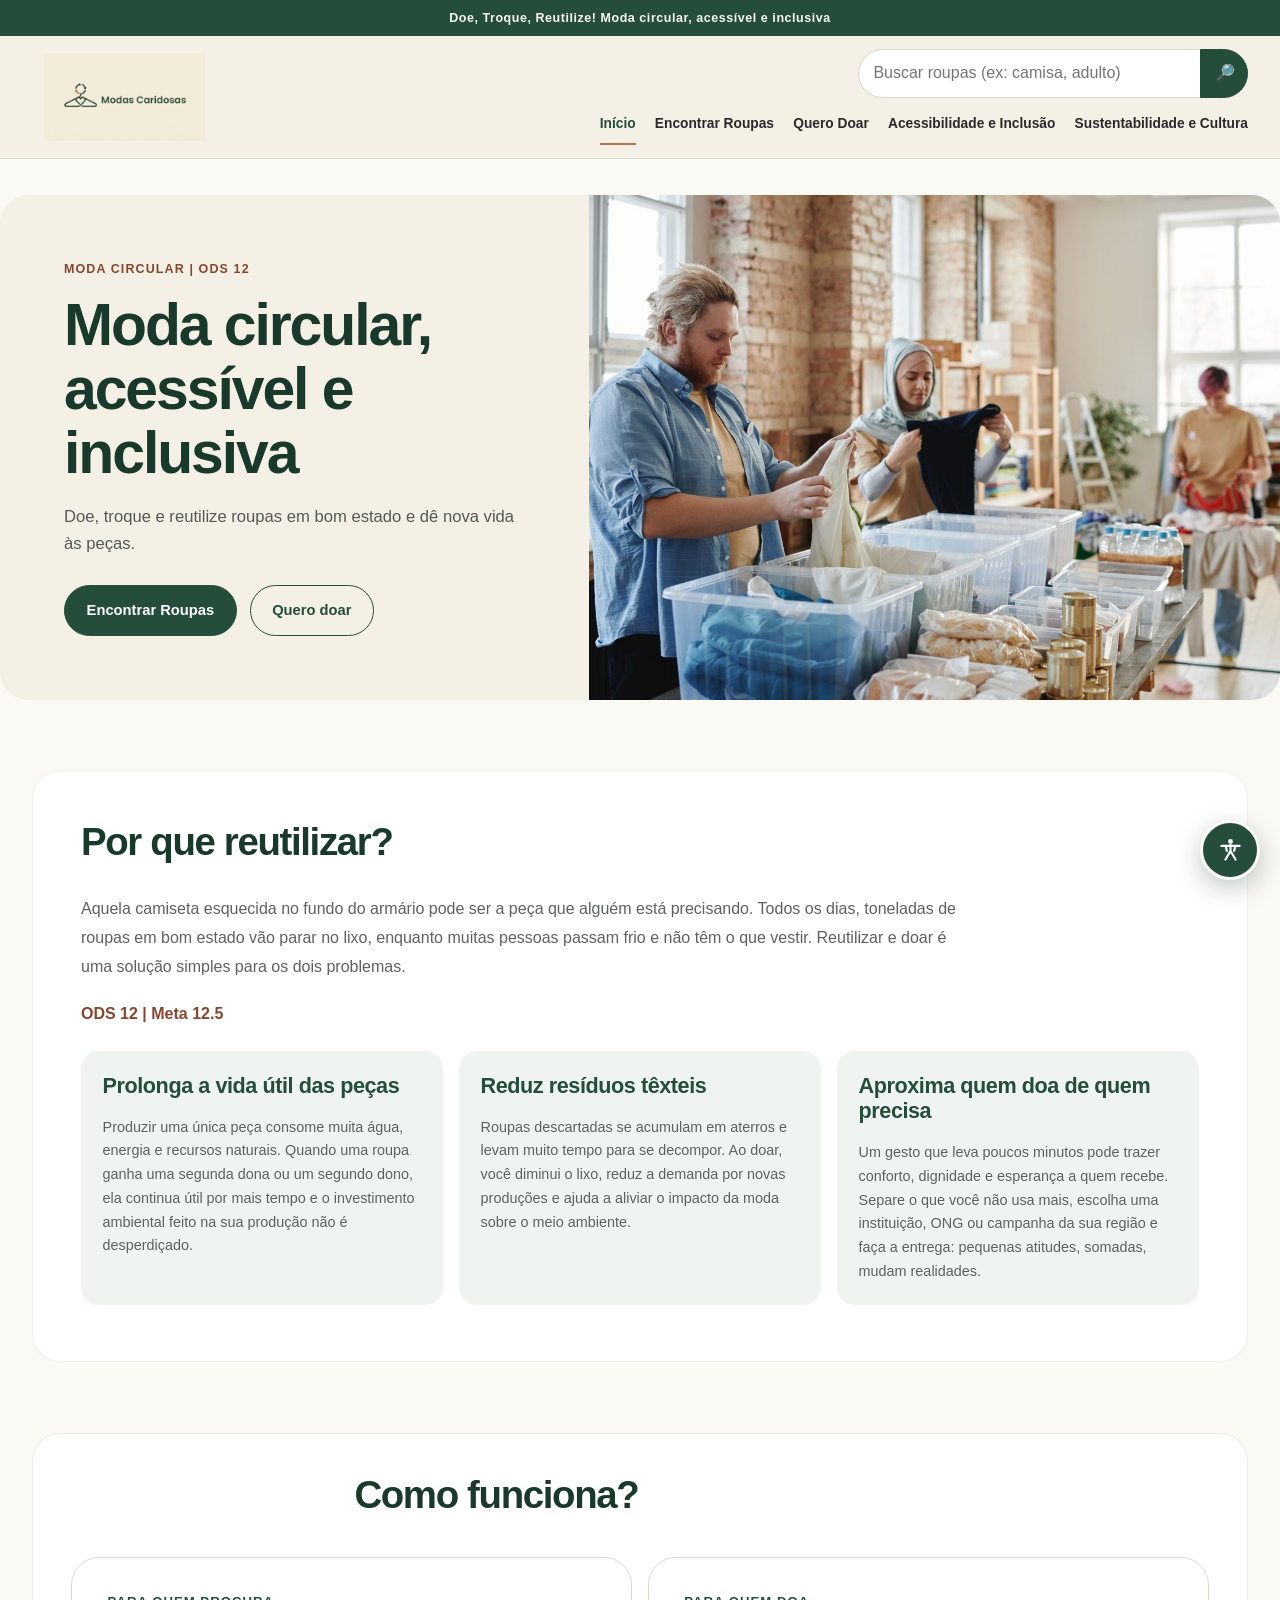
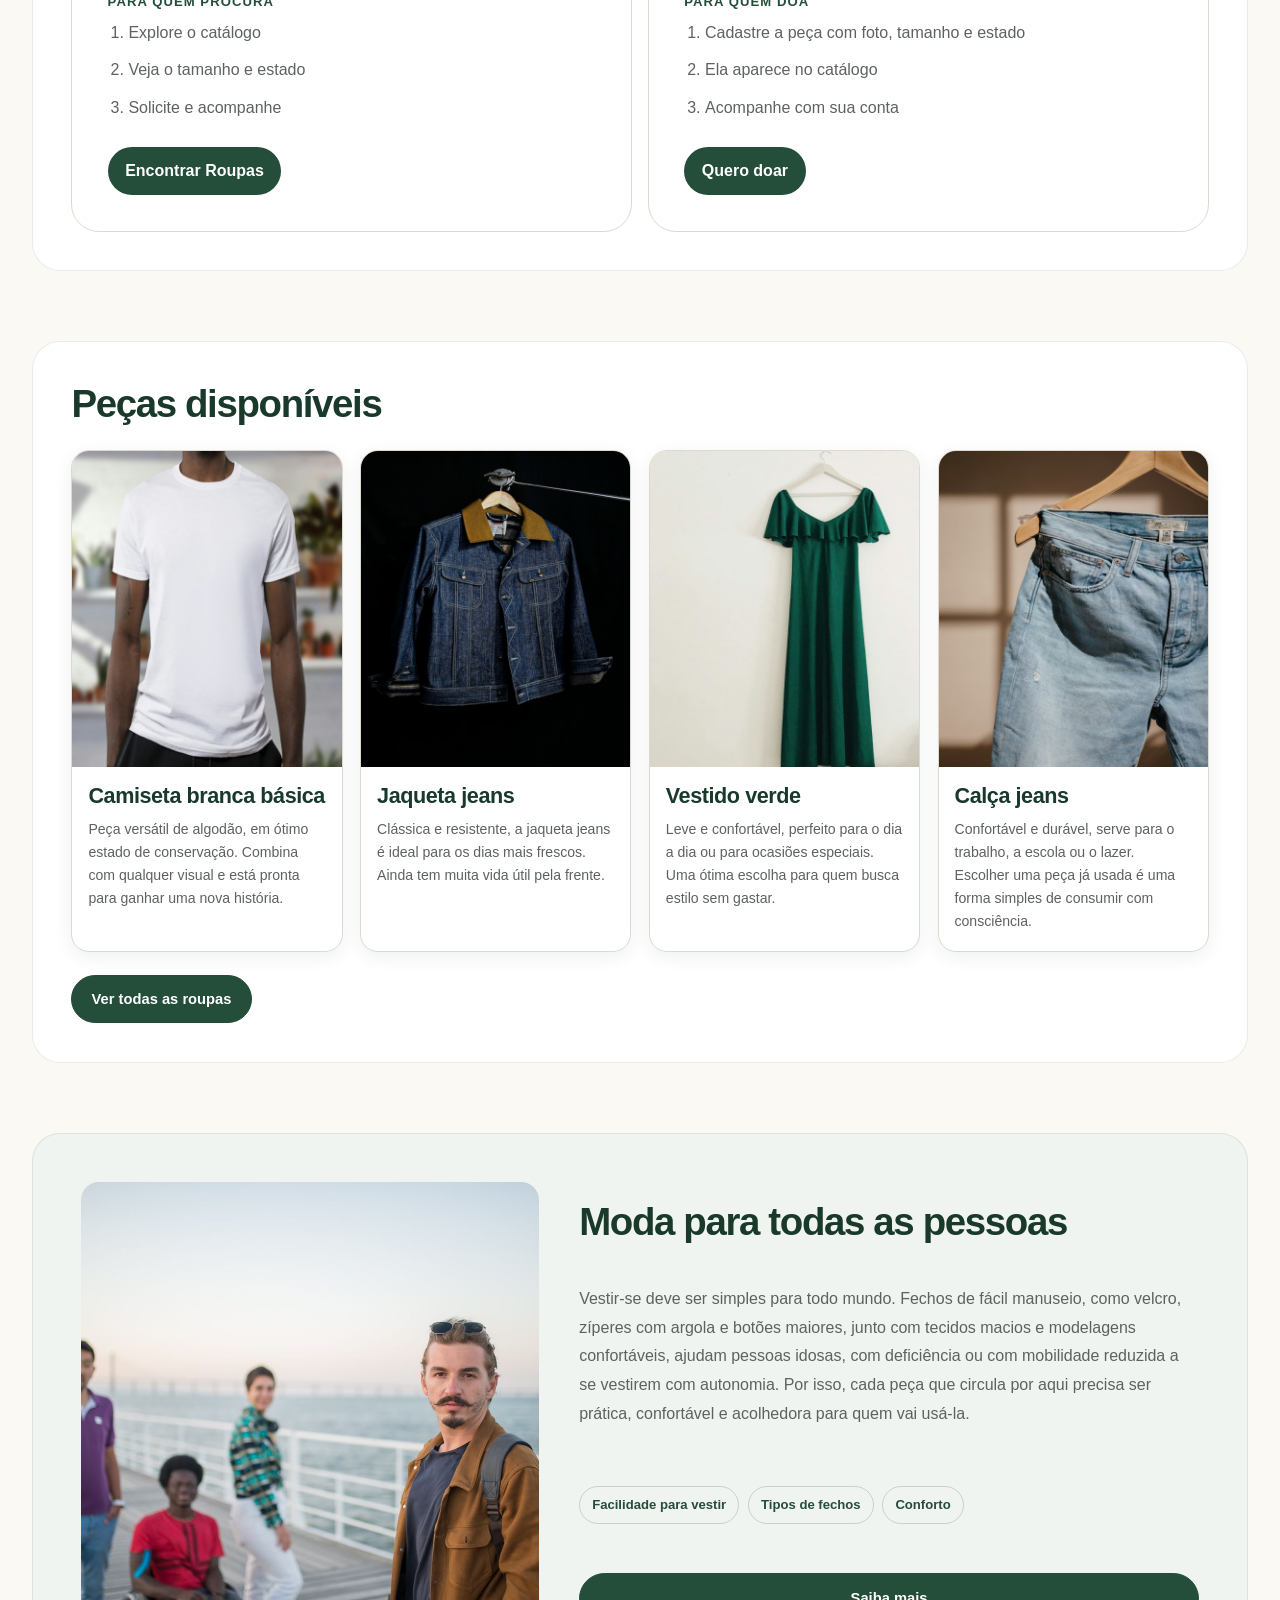
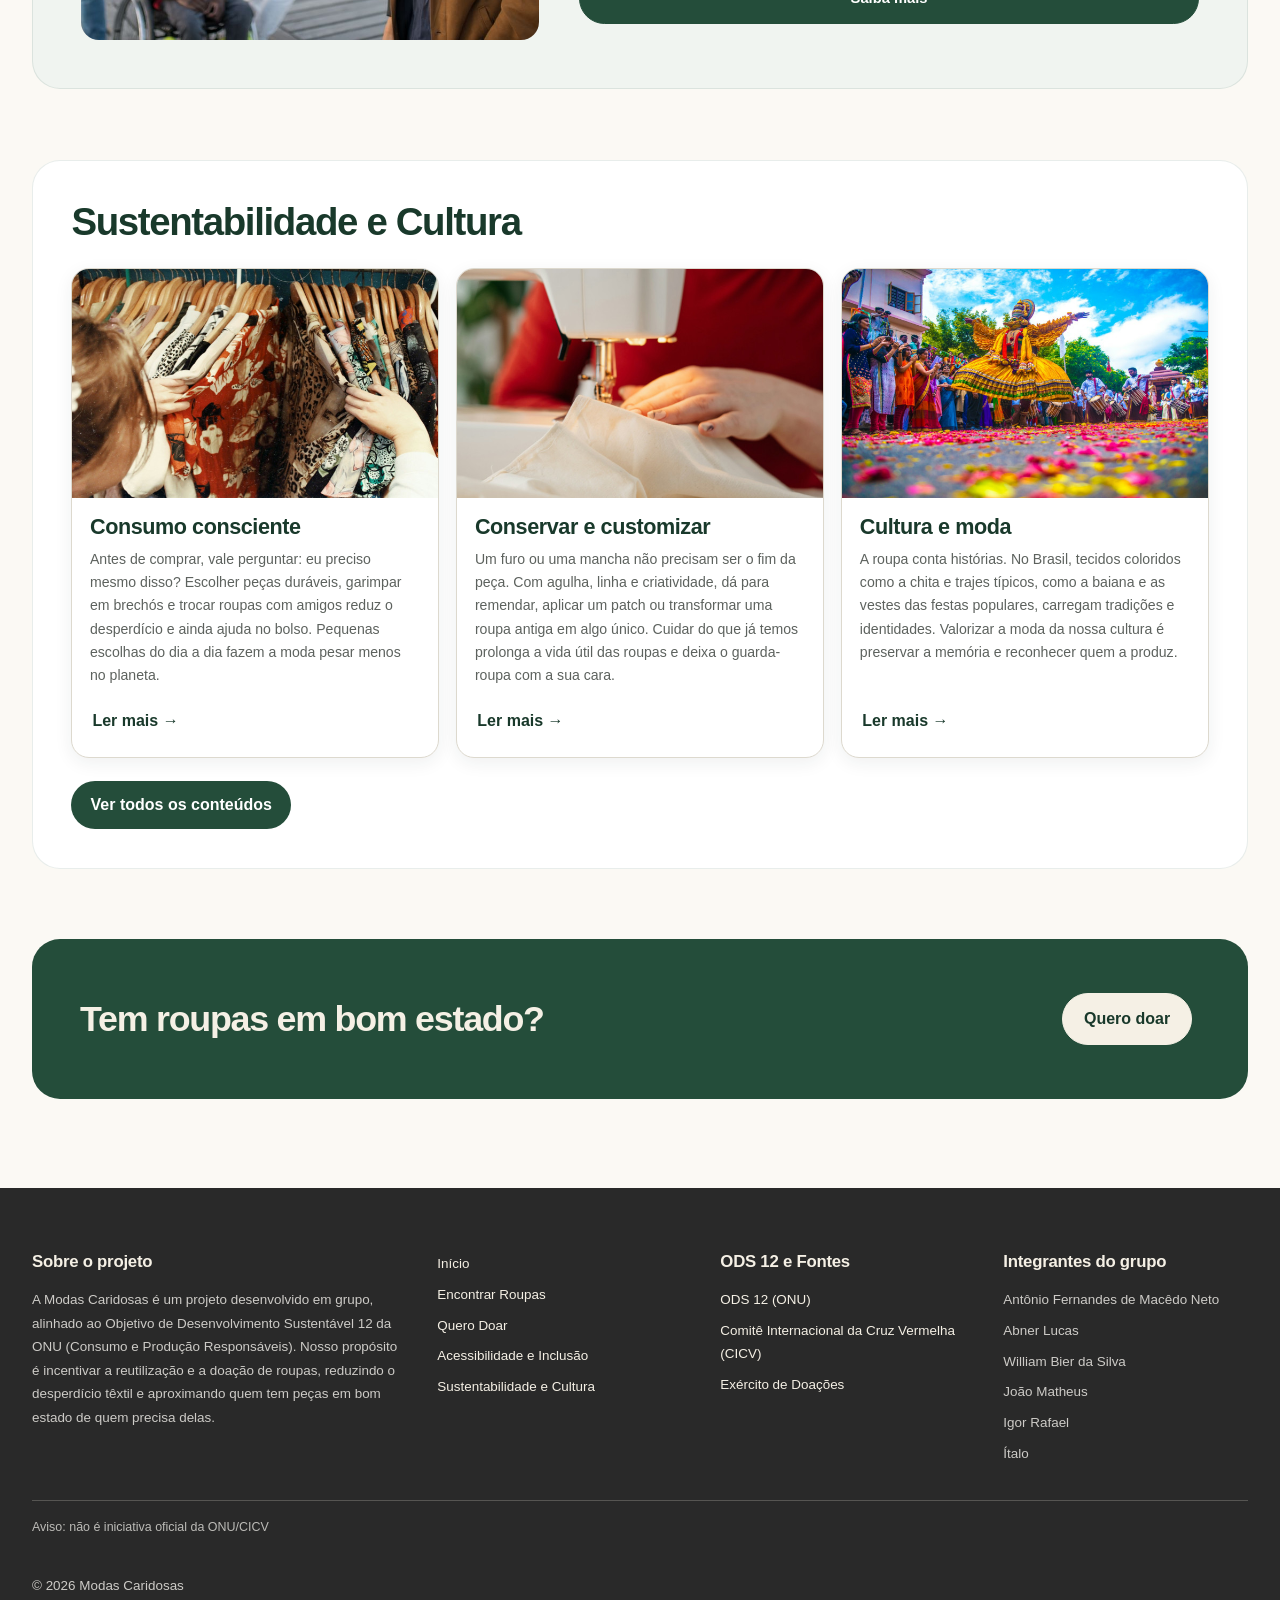
<file: index.html>
<!DOCTYPE html>
<html lang="pt-br">
<head>
    <meta charset="UTF-8">
    <meta name="viewport" content="width=device-width, initial-scale=1.0">
    <link rel="icon" href="imagens/logo/modas_caridosas5.ico" type="image/x-icon" sizes="any">
    <link rel="stylesheet" href="css/acessibilidade.css">
    <link rel="stylesheet" href="css/geral.css">
    <link rel="stylesheet" href="css/lyt.css">
    <link rel="stylesheet" href="css/pages.css">
    <script src="js/acessibilidade.js" defer></script>
    <title>Início | Modas Caridosas</title>
</head>
<body>
    <header>
        <a href="#conteudo" class="pular-link">Pular para o conteúdo</a>

        <p>Doe, Troque, Reutilize! Moda circular, acessível e inclusiva</p>

        <div>
            <a href="index.html"><img src="imagens/logo/modas_caridosas_logo.png" alt="Modas Caridosas" width="350" height="220"></a>

            <form action="pages/encontrar-roupas.html" role="search" method="get">
                <label for="pesquisar" class="so-leitor">Buscar Roupas</label>
                <input type="search" id="pesquisar" placeholder="Buscar roupas (ex: camisa, adulto)" name="q" autocomplete="off">
                <button type="submit" aria-label="Buscar">&#x1F50E;</button>
            </form>

            <nav aria-label="Principal">
                <ul>
                    <li><a href="index.html" aria-current="page">Início</a></li>
                    <li><a href="pages/encontrar-roupas.html">Encontrar Roupas</a></li>
                    <li><a href="pages/quero-doar.html">Quero Doar</a></li>
                    <li><a href="pages/acessibilidade.html">Acessibilidade e Inclusão</a></li>
                    <li><a href="pages/sustentabilidade.html">Sustentabilidade e Cultura</a></li>
                </ul>
            </nav>
        </div>

        <!-- BOTÃO FLUTUANTE E PAINEL DE ACESSIBILIDADE -->
         
        <button class="acessibilidade-toggle" id="abrir-acessibilidade" type="button" aria-controls="painel-acessibilidade" aria-expanded="false" aria-label="Abrir opções de acessibilidade">
            <svg aria-hidden="true" viewBox="0 0 24 24" focusable="false">
                <circle cx="12" cy="4.5" r="2" fill="currentColor"></circle>
                <path d="M4.5 8.2h15M12 7.2v5.2m0 0-4.2 7.1M12 12.4l4.2 7.1M8 8.2l1 4.2m7-4.2-1 4.2" fill="none" stroke="currentColor" stroke-width="1.8" stroke-linecap="round" stroke-linejoin="round"></path>
            </svg>
            <span>Acessibilidade</span>
        </button>

        <!-- PAINEL DE ACESSIBILIDADE -->

        <div id="painel-acessibilidade" class="barra-acessibilidade" role="region" aria-label="Opções de acessibilidade" hidden>
            <div class="painel-acessibilidade-cabecalho">
                <h2 id="titulo-painel-acessibilidade">Opções de acessibilidade</h2>
                <button class="acessibilidade-fechar" id="fechar-acessibilidade" type="button" aria-label="Fechar opções de acessibilidade">×</button>
            </div>

            <div class="grupo-acessibilidade" role="group" aria-label="Ajuste do tamanho do texto">
                <span>Tamanho do texto</span>
                <div class="acoes-acessibilidade">
                    <button aria-label="Diminuir tamanho do texto" id="diminuir-fonte" type="button">A−</button>
                    <button aria-label="Aumentar tamanho do texto" id="aumentar-fonte" type="button">A+</button>
                </div>
            </div>

            <div class="grupo-acessibilidade" role="group" aria-label="Contraste e configurações">
                <button aria-pressed="false" id="alto-contraste" type="button">Alto contraste</button>
                <button id="restaurar-acessibilidade" type="button">Restaurar padrão</button>
            </div>

            <p class="so-leitor" id="anuncio-acessibilidade" role="status" aria-live="polite" aria-atomic="true"></p>
        </div>

    </header>

    <main id="conteudo">
        <section aria-labelledby="hero-titulo">
            <div id="hero-texto">
                <p>MODA CIRCULAR | ODS 12</p>

                <h1 id="hero-titulo">Moda circular, acessível e inclusiva</h1>

                <p>Doe, troque e reutilize roupas em bom estado e dê nova vida às peças.</p>

                <div id="hero-acoes">
                    <a href="pages/encontrar-roupas.html">Encontrar Roupas</a>

                    <a href="pages/quero-doar.html">Quero doar</a>
                </div>
            </div>

            <figure id="hero-image">
                <img src="imagens/pessoas/pessoas-diversas-escolhendo-roupas.jpg" alt="Pessoas diversas escolhendo roupas em um varal de doações" width="1280" height="853" fetchpriority="high">
            </figure>
        </section>

        <section aria-labelledby="porque-reutilizar">
            <h2 id="hero-porque">Por que reutilizar?</h2>

            <p>Aquela camiseta esquecida no fundo do armário pode ser a peça que alguém está precisando. Todos os dias, toneladas de roupas em bom estado vão parar no lixo, enquanto muitas pessoas passam frio e não têm o que vestir. Reutilizar e doar é uma solução simples para os dois problemas.</p>

            <a href="https://brasil.un.org/pt-br/sdgs/12" target="_blank" rel="noopener noreferrer">ODS 12 | Meta 12.5</a>

            <ul>
                <li>
                    <h3>Prolonga a vida útil das peças</h3>
                    <p>Produzir uma única peça consome muita água, energia e recursos naturais. Quando uma roupa ganha uma segunda dona ou um segundo dono, ela continua útil por mais tempo e o investimento ambiental feito na sua produção não é desperdiçado.</p>
                </li>
                <li>
                    <h3>Reduz resíduos têxteis</h3>
                    <p>Roupas descartadas se acumulam em aterros e levam muito tempo para se decompor. Ao doar, você diminui o lixo, reduz a demanda por novas produções e ajuda a aliviar o impacto da moda sobre o meio ambiente.</p>
                </li>
                <li>
                    <h3>Aproxima quem doa de quem precisa</h3>
                    <p>Um gesto que leva poucos minutos pode trazer conforto, dignidade e esperança a quem recebe. Separe o que você não usa mais, escolha uma instituição, ONG ou campanha da sua região e faça a entrega: pequenas atitudes, somadas, mudam realidades.</p>
                </li>
            </ul>
        </section>

        <section aria-labelledby="como-funciona">
            <h2 id="como-funciona">Como funciona?</h2>

            <section id="para-quem-procura">
                <h3>PARA QUEM PROCURA</h3>

                <ol>
                    <li>Explore o catálogo</li>
                    <li>Veja o tamanho e estado</li>
                    <li>Solicite e acompanhe</li>
                </ol>

                <a href="pages/encontrar-roupas.html">Encontrar Roupas</a>
            </section>

            <section id="para-quem-doa">
                <h3>PARA QUEM DOA</h3>

                <ol>
                    <li>Cadastre a peça com foto, tamanho e estado</li>
                    <li>Ela aparece no catálogo</li>
                    <li>Acompanhe com sua conta</li>
                </ol>

                <a href="pages/quero-doar.html">Quero doar</a>
            </section>
        </section>

        <section aria-labelledby="pecas-disponiveis">
            <h2 id="pecas-disponiveis">Peças disponíveis</h2>

            <ul>
                <li>
                    <article>
                        <img src="imagens/roupas/camiseta-basica-1.jpg" alt="Camiseta básica branca" width="560" height="700" loading="lazy">
                        <h3><a href="pages/encontrar-roupas.html#camiseta-basica">Camiseta branca básica</a></h3>
                        <p>Peça versátil de algodão, em ótimo estado de conservação. Combina com qualquer visual e está pronta para ganhar uma nova história.</p>
                    </article>
                </li>
                <li>
                    <article>
                        <img src="imagens/roupas/jaqueta-jeans-1.jpg" alt="Jaqueta jeans" width="560" height="700" loading="lazy">
                        <h3><a href="pages/encontrar-roupas.html#jaqueta-jeans">Jaqueta jeans</a></h3>
                        <p>Clássica e resistente, a jaqueta jeans é ideal para os dias mais frescos. Ainda tem muita vida útil pela frente.</p>
                    </article>
                </li>
                <li>
                    <article>
                        <img src="imagens/roupas/vestido-1.jpg" alt="Vestido verde" width="560" height="700" loading="lazy">
                        <h3><a href="pages/encontrar-roupas.html#vestido-verde">Vestido verde</a></h3>
                        <p>Leve e confortável, perfeito para o dia a dia ou para ocasiões especiais. Uma ótima escolha para quem busca estilo sem gastar.</p>
                    </article>
                </li>
                <li>
                    <article>
                        <img src="imagens/roupas/calca-jeans-1.jpg" alt="Calça jeans" width="560" height="700" loading="lazy">
                        <h3><a href="pages/encontrar-roupas.html#calca-jeans">Calça jeans</a></h3>
                        <p>Confortável e durável, serve para o trabalho, a escola ou o lazer. Escolher uma peça já usada é uma forma simples de consumir com consciência.</p>
                    </article>
                </li>
            </ul>

            <a href="pages/encontrar-roupas.html">Ver todas as roupas</a>
        </section>

        <section aria-labelledby="moda-para-todas-pessoas">
            <h2 id="moda-para-todas-pessoas">Moda para todas as pessoas</h2>
            
            <figure>
                <img src="imagens/pessoas/pessoas-diversas.jpg" alt="Pessoas diversas" width="1040" height="1040" loading="lazy">
            </figure>

            <p>Vestir-se deve ser simples para todo mundo. Fechos de fácil manuseio, como velcro, zíperes com argola e botões maiores, junto com tecidos macios e modelagens confortáveis, ajudam pessoas idosas, com deficiência ou com mobilidade reduzida a se vestirem com autonomia. Por isso, cada peça que circula por aqui precisa ser prática, confortável e acolhedora para quem vai usá-la.</p>

            <ul>
                <li>Facilidade para vestir</li>
                <li>Tipos de fechos</li>
                <li>Conforto</li>
            </ul>

            <a href="pages/acessibilidade.html">Saiba mais</a>
        </section>

        <section aria-labelledby="sustentabilidade-cultura">
            <h2 id="sustentabilidade-cultura">Sustentabilidade e Cultura</h2>

            <ul>
                <li>
                    <article>
                        <img src="imagens/pessoas/arara-brecho-1.jpg" alt="" width="760" height="428" loading="lazy">
                        <h3><a href="pages/sustentabilidade.html#titulo-introducao">Consumo consciente</a></h3>
                        <p>Antes de comprar, vale perguntar: eu preciso mesmo disso? Escolher peças duráveis, garimpar em brechós e trocar roupas com amigos reduz o desperdício e ainda ajuda no bolso. Pequenas escolhas do dia a dia fazem a moda pesar menos no planeta.</p>
                        <a href="pages/sustentabilidade.html#titulo-introducao">Ler mais &rightarrow;</a>
                    </article>
                </li>
                <li>
                    <article>
                        <img src="imagens/pessoas/costura-1.jpg" alt="" width="760" height="428" loading="lazy">
                        <h3><a href="pages/sustentabilidade.html#segunda-vida">Conservar e customizar</a></h3>
                        <p>Um furo ou uma mancha não precisam ser o fim da peça. Com agulha, linha e criatividade, dá para remendar, aplicar um patch ou transformar uma roupa antiga em algo único. Cuidar do que já temos prolonga a vida útil das roupas e deixa o guarda-roupa com a sua cara.</p>
                        <a href="pages/sustentabilidade.html#segunda-vida">Ler mais &rightarrow;</a>
                    </article>
                </li>
                <li>
                    <article>
                        <img src="imagens/pessoas/festa-junina-1.jpg" alt="" width="760" height="428">
                        <h3><a href="pages/sustentabilidade.html#moda-cultura">Cultura e moda</a></h3>
                        <p>A roupa conta histórias. No Brasil, tecidos coloridos como a chita e trajes típicos, como a baiana e as vestes das festas populares, carregam tradições e identidades. Valorizar a moda da nossa cultura é preservar a memória e reconhecer quem a produz.</p>
                        <a href="pages/sustentabilidade.html#moda-cultura">Ler mais &rightarrow;</a>
                    </article>
                </li>
            </ul>

            <a href="pages/sustentabilidade.html">Ver todos os conteúdos</a>
        </section>

        <section aria-labelledby="faixa-final">
            <h2 id="faixa-final">Tem roupas em bom estado?</h2>

            <a href="pages/quero-doar.html">Quero doar</a>
        </section>
    </main>

    <footer>
        <section>
            <h2>Sobre o projeto</h2>
            <p>A Modas Caridosas é um projeto desenvolvido em grupo, alinhado ao Objetivo de Desenvolvimento Sustentável 12 da ONU (Consumo e Produção Responsáveis). Nosso propósito é incentivar a reutilização e a doação de roupas, reduzindo o desperdício têxtil e aproximando quem tem peças em bom estado de quem precisa delas.</p>
        </section>

        <nav aria-label="Rodape">
            <ul>
                <li><a href="index.html">Início</a></li>
                <li><a href="pages/encontrar-roupas.html">Encontrar Roupas</a></li>
                <li><a href="pages/quero-doar.html">Quero Doar</a></li>
                <li><a href="pages/acessibilidade.html">Acessibilidade e Inclusão</a></li>
                <li><a href="pages/sustentabilidade.html">Sustentabilidade e Cultura</a></li>
            </ul>
        </nav>

        <section aria-labelledby="ods-12_fontes">
            <h2>ODS 12 e Fontes</h2>
                <ul>
                    <li><a href="https://brasil.un.org/pt-br/sdgs/12">ODS 12 (ONU)</a></li>
                    <li><a href="https://www.icrc.org/pt">Comitê Internacional da Cruz Vermelha (CICV)</a></li>
                    <li><a href="https://www.exercitodoacoes.org.br/">Exército de Doações</a></li>
                </ul>
        </section>

        <section aria-labelledby="integrantes">
            <h2>Integrantes do grupo</h2>
            <ul>
                <li>Antônio Fernandes de Macêdo Neto</li>
                <li>Abner Lucas</li>
                <li>William Bier da Silva</li>
                <li>João Matheus</li>
                <li>Igor Rafael</li>
                <li>Ítalo</li>
            </ul>
        </section>

        <p>Aviso: não é iniciativa oficial da ONU/CICV</p>

        <small>
            &copy; 2026 Modas Caridosas
        </small>
    </footer>
</body>
</html>
</file>
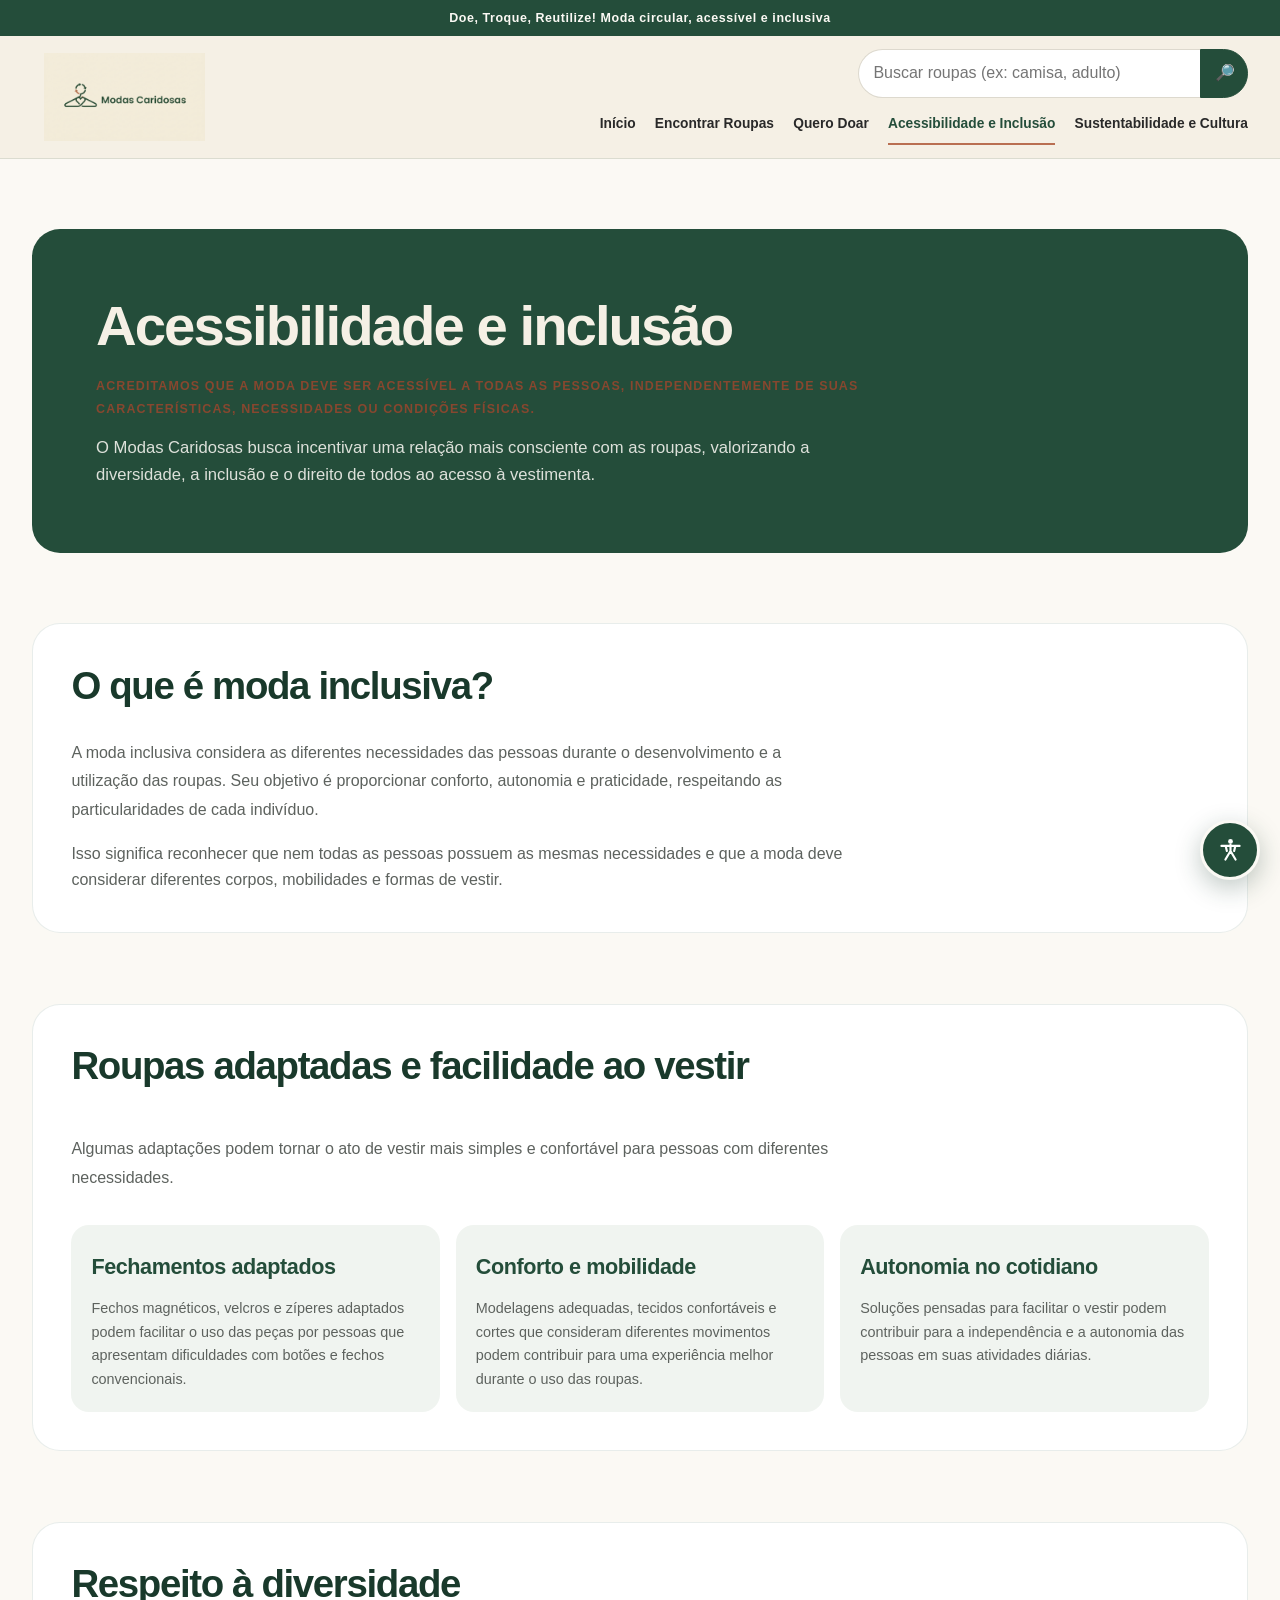
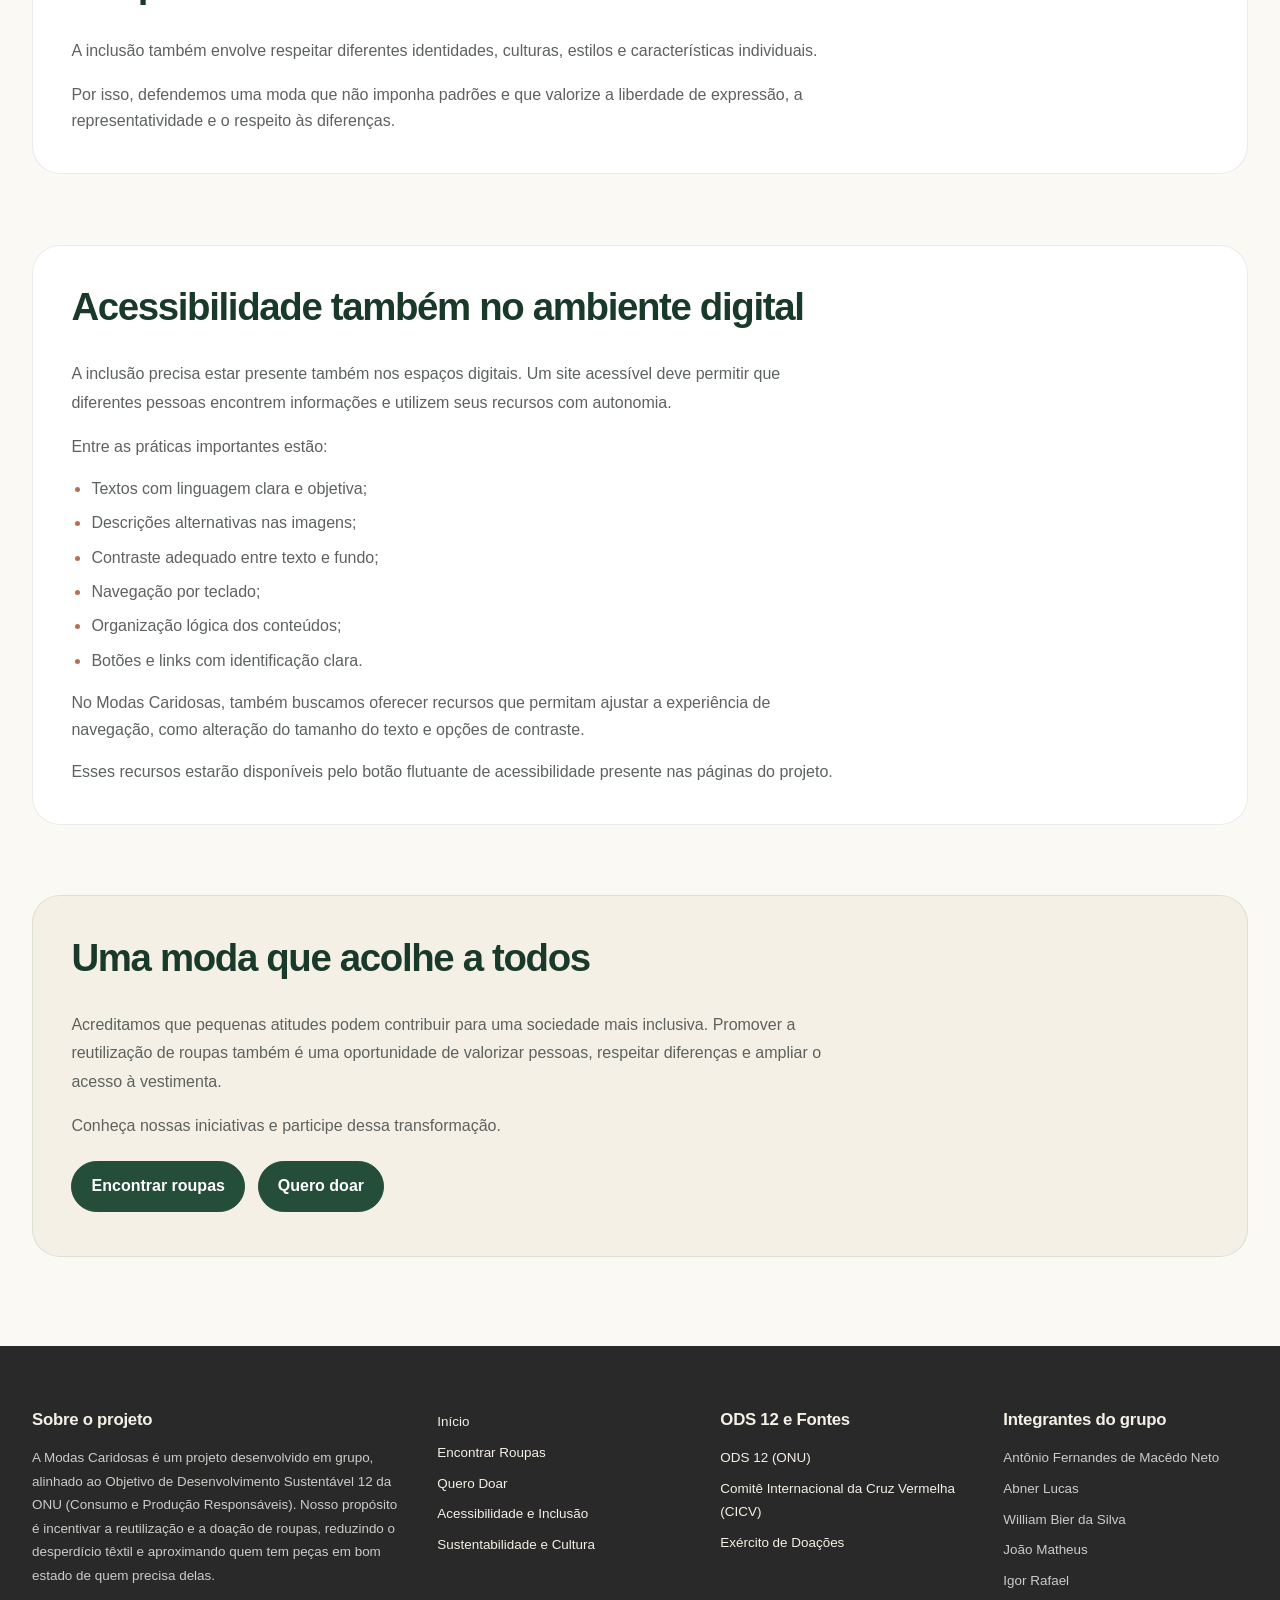
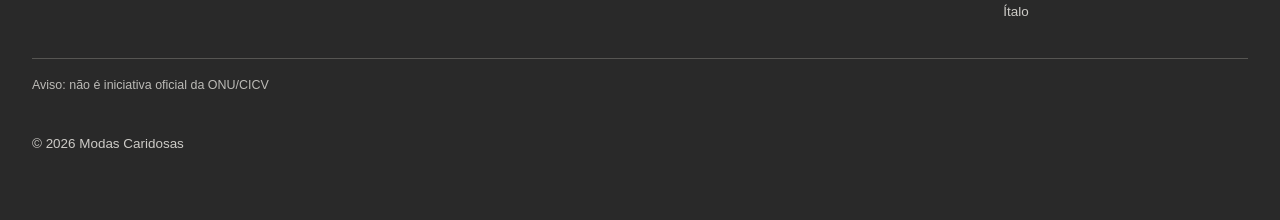
<file: pages/acessibilidade.html>
<!DOCTYPE html>
<html lang="pt-BR">
<head>
    <meta charset="UTF-8">
    <meta name="viewport" content="width=device-width, initial-scale=1.0">
    <title>Acessibilidade e Inclusão | Modas Caridosas</title>
    <link rel="icon" href="../imagens/logo/modas_caridosas5.ico" type="image/x-icon">
    <link rel="stylesheet" href="../css/geral.css">
    <link rel="stylesheet" href="../css/acessibilidade.css">
    <link rel="stylesheet" href="../css/lyt.css">
    <link rel="stylesheet" href="../css/pages.css">
    <script src="../js/acessibilidade.js" defer></script>
</head>

<body>
    <!-- CABEÇALHO -->
    <header>
        <a href="#conteudo" class="pular-link">Pular para o conteúdo</a>

        <p>Doe, Troque, Reutilize! Moda circular, acessível e inclusiva</p>

        <div>
            <a href="../index.html"><img src="../imagens/logo/modas_caridosas_logo.png" alt="Modas Caridosas" width="350" height="220"></a>

            <form action="encontrar-roupas.html" role="search" method="get">
                <label for="pesquisar" class="so-leitor">Buscar Roupas</label>
                <input type="search" id="pesquisar" placeholder="Buscar roupas (ex: camisa, adulto)" name="q" autocomplete="off">
                <button type="submit" aria-label="Buscar">&#x1F50E;</button>
            </form>

            <nav aria-label="Principal">
                <ul>
                    <li><a href="../index.html">Início</a></li>
                    <li><a href="encontrar-roupas.html">Encontrar Roupas</a></li>
                    <li><a href="quero-doar.html">Quero Doar</a></li>
                    <li><a href="acessibilidade.html" aria-current="page">Acessibilidade e Inclusão</a></li>
                    <li><a href="sustentabilidade.html">Sustentabilidade e Cultura</a></li>
                </ul>
            </nav>
        </div>

        <!-- BOTÃO FLUTUANTE E PAINEL DE ACESSIBILIDADE -->
         
        <button class="acessibilidade-toggle" id="abrir-acessibilidade" type="button" aria-controls="painel-acessibilidade" aria-expanded="false" aria-label="Abrir opções de acessibilidade">
            <svg aria-hidden="true" viewBox="0 0 24 24" focusable="false">
                <circle cx="12" cy="4.5" r="2" fill="currentColor"></circle>
                <path d="M4.5 8.2h15M12 7.2v5.2m0 0-4.2 7.1M12 12.4l4.2 7.1M8 8.2l1 4.2m7-4.2-1 4.2" fill="none" stroke="currentColor" stroke-width="1.8" stroke-linecap="round" stroke-linejoin="round"></path>
            </svg>
            <span>Acessibilidade</span>
        </button>

        <!-- PAINEL DE ACESSIBILIDADE -->

        <div id="painel-acessibilidade" class="barra-acessibilidade" role="region" aria-label="Opções de acessibilidade" hidden>
            <div class="painel-acessibilidade-cabecalho">
                <h2 id="titulo-painel-acessibilidade">Opções de acessibilidade</h2>
                <button class="acessibilidade-fechar" id="fechar-acessibilidade" type="button" aria-label="Fechar opções de acessibilidade">×</button>
            </div>

            <div class="grupo-acessibilidade" role="group" aria-label="Ajuste do tamanho do texto">
                <span>Tamanho do texto</span>
                <div class="acoes-acessibilidade">
                    <button aria-label="Diminuir tamanho do texto" id="diminuir-fonte" type="button">A−</button>
                    <button aria-label="Aumentar tamanho do texto" id="aumentar-fonte" type="button">A+</button>
                </div>
            </div>

            <div class="grupo-acessibilidade" role="group" aria-label="Contraste e configurações">
                <button aria-pressed="false" id="alto-contraste" type="button">Alto contraste</button>
                <button id="restaurar-acessibilidade" type="button">Restaurar padrão</button>
            </div>

            <p class="so-leitor" id="anuncio-acessibilidade" role="status" aria-live="polite" aria-atomic="true"></p>
        </div>

    </header>

    <!-- CONTEÚDO PRINCIPAL -->
    <main id="conteudo">

        <!-- APRESENTAÇÃO -->
        <section>

            <h1>Acessibilidade e inclusão</h1>

            <p>
                Acreditamos que a moda deve ser acessível a todas as pessoas,
                independentemente de suas características, necessidades ou
                condições físicas.
            </p>

            <p>
                O Modas Caridosas busca incentivar uma relação mais consciente
                com as roupas, valorizando a diversidade, a inclusão e o
                direito de todos ao acesso à vestimenta.
            </p>

        </section>

        <!-- MODA INCLUSIVA -->
        <section>

            <h2>O que é moda inclusiva?</h2>

            <p>
                A moda inclusiva considera as diferentes necessidades das
                pessoas durante o desenvolvimento e a utilização das roupas.
                Seu objetivo é proporcionar conforto, autonomia e praticidade,
                respeitando as particularidades de cada indivíduo.
            </p>

            <p>
                Isso significa reconhecer que nem todas as pessoas possuem
                as mesmas necessidades e que a moda deve considerar diferentes
                corpos, mobilidades e formas de vestir.
            </p>

        </section>

        <!-- ROUPAS ADAPTADAS -->
        <section>

            <h2>Roupas adaptadas e facilidade ao vestir</h2>

            <p>
                Algumas adaptações podem tornar o ato de vestir mais simples
                e confortável para pessoas com diferentes necessidades.
            </p>

            <article>

                <h3>Fechamentos adaptados</h3>

                <p>
                    Fechos magnéticos, velcros e zíperes adaptados podem
                    facilitar o uso das peças por pessoas que apresentam
                    dificuldades com botões e fechos convencionais.
                </p>

            </article>

            <article>

                <h3>Conforto e mobilidade</h3>

                <p>
                    Modelagens adequadas, tecidos confortáveis e cortes que
                    consideram diferentes movimentos podem contribuir para
                    uma experiência melhor durante o uso das roupas.
                </p>

            </article>

            <article>

                <h3>Autonomia no cotidiano</h3>

                <p>
                    Soluções pensadas para facilitar o vestir podem contribuir
                    para a independência e a autonomia das pessoas em suas
                    atividades diárias.
                </p>

            </article>

        </section>

        <!-- DIVERSIDADE -->
        <section>

            <h2>Respeito à diversidade</h2>

            <p>
                A inclusão também envolve respeitar diferentes identidades,
                culturas, estilos e características individuais.
            </p>

            <p>
                Por isso, defendemos uma moda que não imponha padrões e que
                valorize a liberdade de expressão, a representatividade e
                o respeito às diferenças.
            </p>

        </section>

        <!-- ACESSIBILIDADE DIGITAL -->
        <section>

            <h2>Acessibilidade também no ambiente digital</h2>

            <p>
                A inclusão precisa estar presente também nos espaços digitais.
                Um site acessível deve permitir que diferentes pessoas
                encontrem informações e utilizem seus recursos com autonomia.
            </p>

            <p>
                Entre as práticas importantes estão:
            </p>

            <ul>
                <li>Textos com linguagem clara e objetiva;</li>
                <li>Descrições alternativas nas imagens;</li>
                <li>Contraste adequado entre texto e fundo;</li>
                <li>Navegação por teclado;</li>
                <li>Organização lógica dos conteúdos;</li>
                <li>Botões e links com identificação clara.</li>
            </ul>

            <p>
                No Modas Caridosas, também buscamos oferecer recursos que
                permitam ajustar a experiência de navegação, como alteração
                do tamanho do texto e opções de contraste.
            </p>

            <p>
                Esses recursos estarão disponíveis pelo botão flutuante
                de acessibilidade presente nas páginas do projeto.
            </p>

        </section>

        <!-- ENCERRAMENTO -->
        <section>

            <h2>Uma moda que acolhe a todos</h2>

            <p>
                Acreditamos que pequenas atitudes podem contribuir para
                uma sociedade mais inclusiva. Promover a reutilização
                de roupas também é uma oportunidade de valorizar pessoas,
                respeitar diferenças e ampliar o acesso à vestimenta.
            </p>

            <p>
                Conheça nossas iniciativas e participe dessa transformação.
            </p>

            <a href="encontrar-roupas.html">Encontrar roupas</a>

            <a href="quero-doar.html">Quero doar</a>

        </section>

    </main>

    <!-- RODAPÉ -->
    <footer>
        <section>
            <h2>Sobre o projeto</h2>
            <p>A Modas Caridosas é um projeto desenvolvido em grupo, alinhado ao Objetivo de Desenvolvimento Sustentável 12 da ONU (Consumo e Produção Responsáveis). Nosso propósito é incentivar a reutilização e a doação de roupas, reduzindo o desperdício têxtil e aproximando quem tem peças em bom estado de quem precisa delas.</p>
        </section>

        <nav aria-label="Rodape">
            <ul>
                <li><a href="../index.html">Início</a></li>
                <li><a href="../pages/encontrar-roupas.html">Encontrar Roupas</a></li>
                <li><a href="../pages/quero-doar.html">Quero Doar</a></li>
                <li><a href="../pages/acessibilidade.html">Acessibilidade e Inclusão</a></li>
                <li><a href="../pages/sustentabilidade.html">Sustentabilidade e Cultura</a></li>
            </ul>
        </nav>

        <section aria-labelledby="ods-12_fontes">
            <h2>ODS 12 e Fontes</h2>
                <ul>
                    <li><a href="https://brasil.un.org/pt-br/sdgs/12">ODS 12 (ONU)</a></li>
                    <li><a href="https://www.icrc.org/pt">Comitê Internacional da Cruz Vermelha (CICV)</a></li>
                    <li><a href="https://www.exercitodoacoes.org.br/">Exército de Doações</a></li>
                </ul>
        </section>

        <section aria-labelledby="integrantes">
            <h2>Integrantes do grupo</h2>
            <ul>
                <li>Antônio Fernandes de Macêdo Neto</li>
                <li>Abner Lucas</li>
                <li>William Bier da Silva</li>
                <li>João Matheus</li>
                <li>Igor Rafael</li>
                <li>Ítalo</li>
            </ul>
        </section>

        <p>Aviso: não é iniciativa oficial da ONU/CICV</p>

        <small>
            &copy; 2026 Modas Caridosas
        </small>
    </footer>

</body>
</html>
</file>
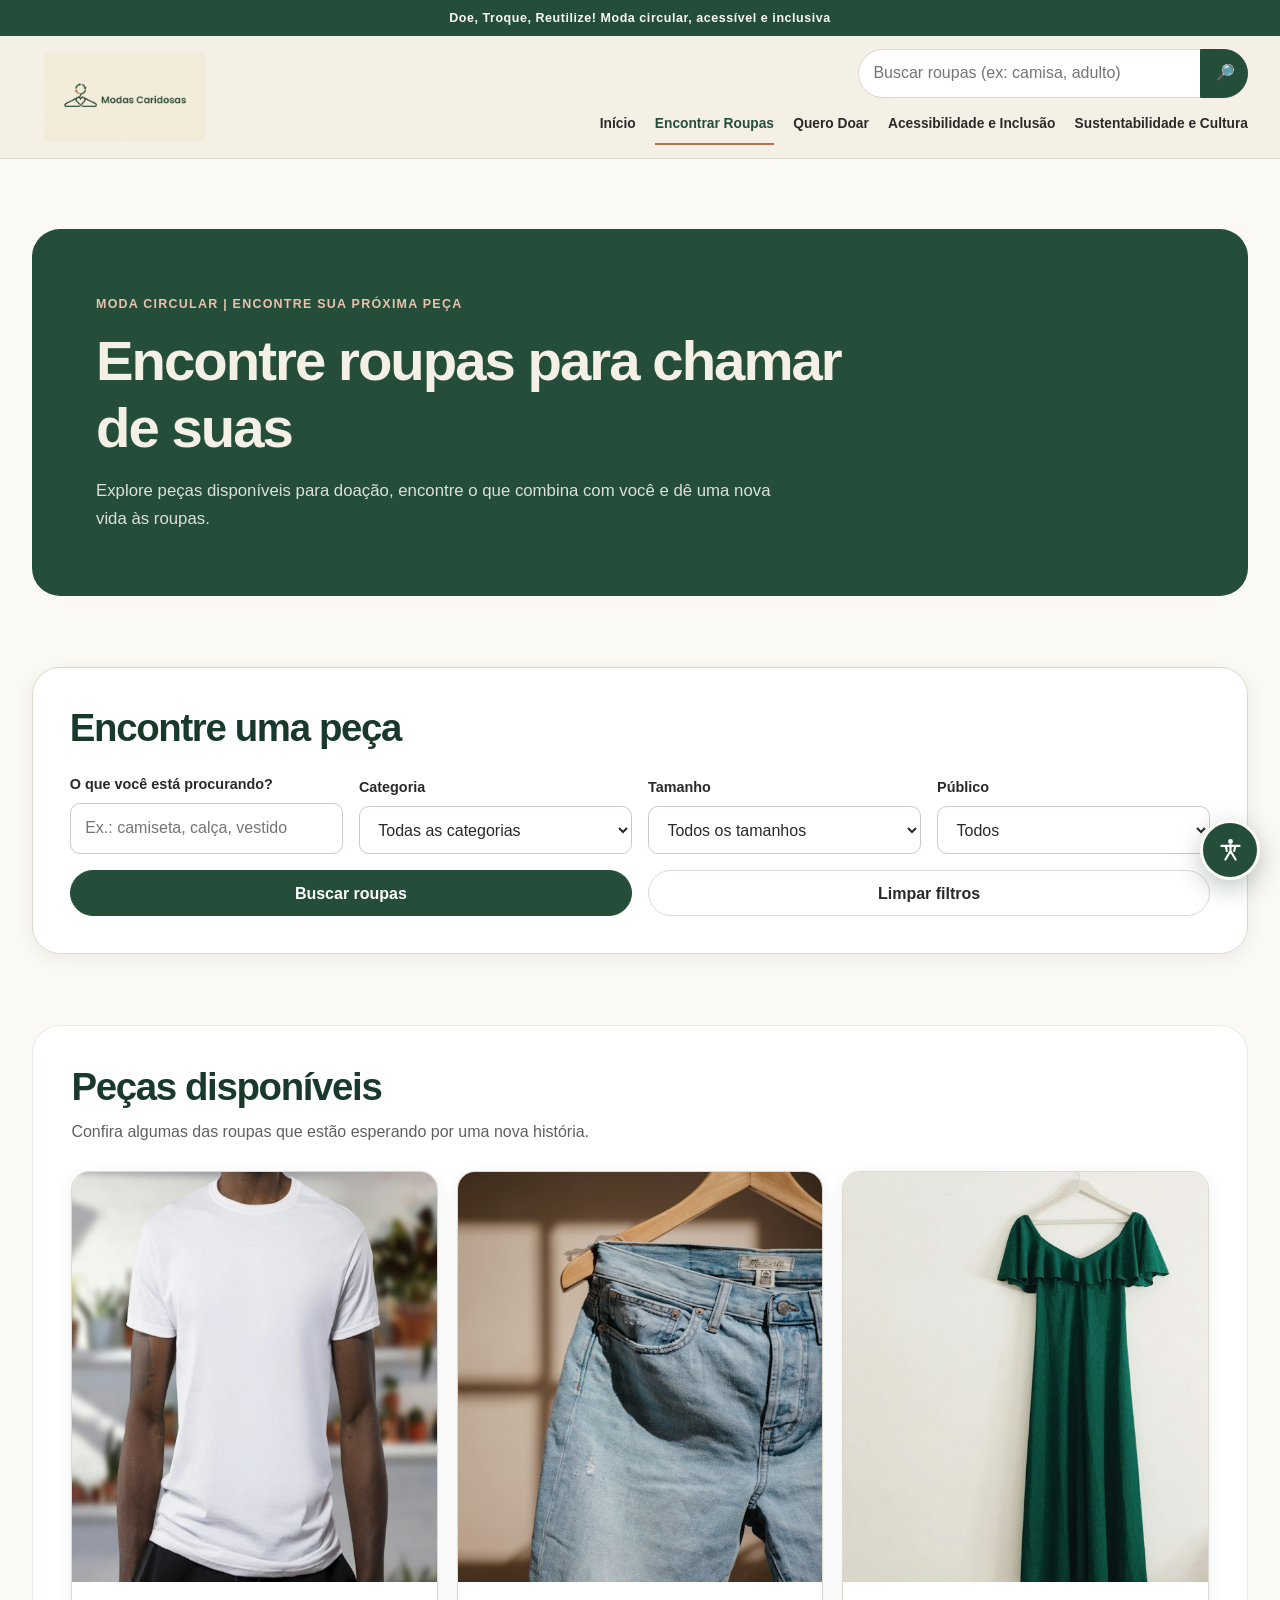
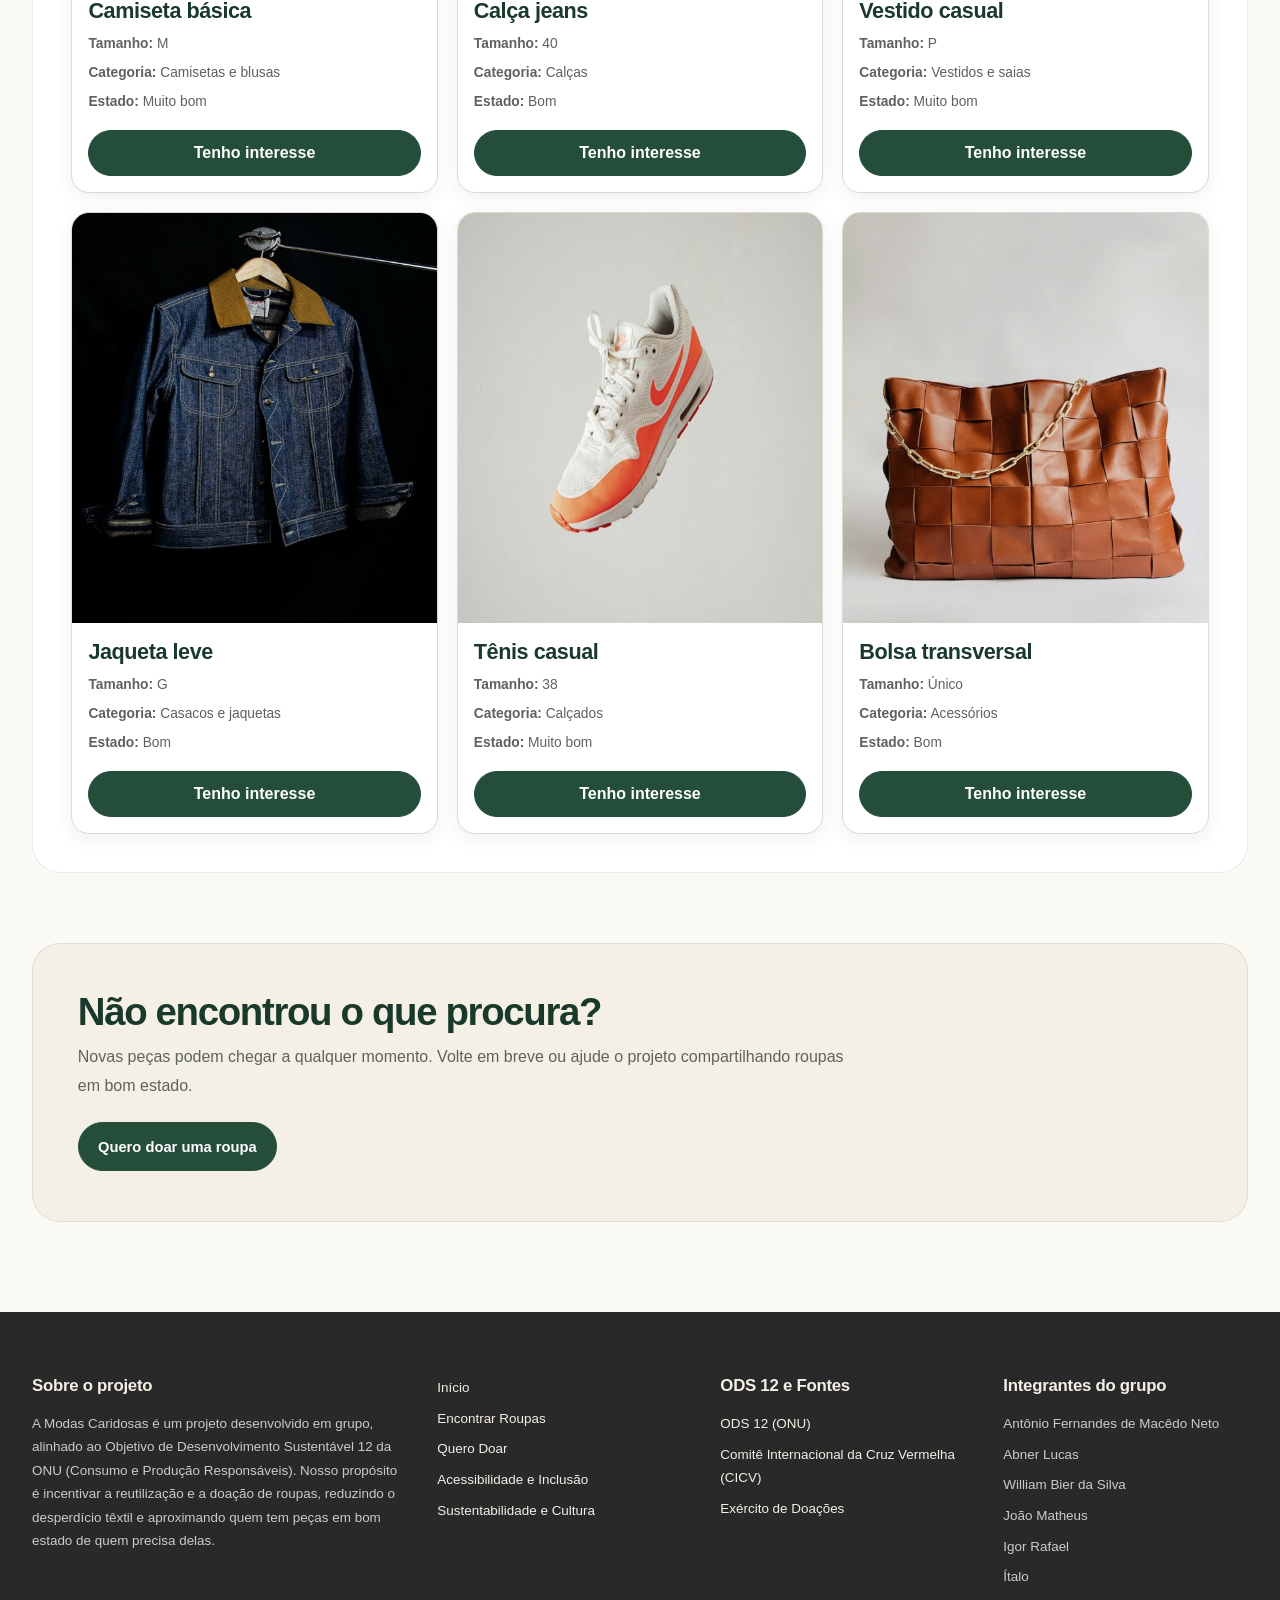
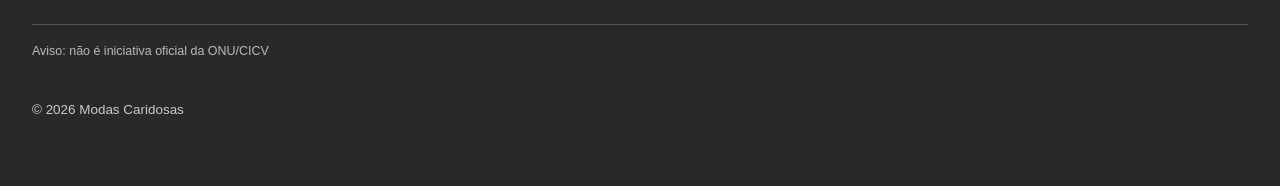
<file: pages/encontrar-roupas.html>
<!DOCTYPE html>
<html lang="pt-br">
<head>
    <meta charset="UTF-8">
    <meta name="viewport" content="width=device-width, initial-scale=1.0">
    <link rel="icon" href="../imagens/logo/modas_caridosas5.ico" type="image/x-icon" sizes="any">
    <link rel="stylesheet" href="../css/geral.css">
    <link rel="stylesheet" href="../css/acessibilidade.css">
    <link rel="stylesheet" href="../css/lyt.css">
    <link rel="stylesheet" href="../css/pages.css">
    <script src="../js/acessibilidade.js" defer></script>
    <title>Encontrar Roupas | Modas Caridosas</title>
</head>
<body>
    <header>
        <a href="#conteudo" class="pular-link">Pular para o conteúdo</a>

        <p>Doe, Troque, Reutilize! Moda circular, acessível e inclusiva</p>

        <div>
            <a href="../index.html">
                <img src="../imagens/logo/modas_caridosas_logo.png" alt="Modas Caridosas" width="350" height="220">
            </a>

            <form action="encontrar-roupas.html" role="search" method="get">
                <label for="pesquisar" class="so-leitor">Buscar Roupas</label>
                <input type="search" id="pesquisar" placeholder="Buscar roupas (ex: camisa, adulto)" name="q" autocomplete="off">
                <button type="submit" aria-label="Buscar">&#x1F50E;</button>
            </form>

            <nav aria-label="Principal">
                <ul>
                    <li><a href="../index.html">Início</a></li>
                    <li><a href="encontrar-roupas.html" aria-current="page">Encontrar Roupas</a></li>
                    <li><a href="quero-doar.html">Quero Doar</a></li>
                    <li><a href="acessibilidade.html">Acessibilidade e Inclusão</a></li>
                    <li><a href="sustentabilidade.html">Sustentabilidade e Cultura</a></li>
                </ul>
            </nav>
        </div>

            <!-- BOTÃO FLUTUANTE E PAINEL DE ACESSIBILIDADE -->
         
            <button class="acessibilidade-toggle" id="abrir-acessibilidade" type="button" aria-controls="painel-acessibilidade" aria-expanded="false" aria-label="Abrir opções de acessibilidade">
                <svg aria-hidden="true" viewBox="0 0 24 24" focusable="false">
                    <circle cx="12" cy="4.5" r="2" fill="currentColor"></circle>
                    <path d="M4.5 8.2h15M12 7.2v5.2m0 0-4.2 7.1M12 12.4l4.2 7.1M8 8.2l1 4.2m7-4.2-1 4.2" fill="none" stroke="currentColor" stroke-width="1.8" stroke-linecap="round" stroke-linejoin="round"></path>
                </svg>
                <span>Acessibilidade</span>
            </button>

            <!-- PAINEL DE ACESSIBILIDADE -->

            <div id="painel-acessibilidade" class="barra-acessibilidade" role="region" aria-label="Opções de acessibilidade" hidden>
                <div class="painel-acessibilidade-cabecalho">
                    <h2 id="titulo-painel-acessibilidade">Opções de acessibilidade</h2>
                    <button class="acessibilidade-fechar" id="fechar-acessibilidade" type="button" aria-label="Fechar opções de acessibilidade">×</button>
                </div>

                <div class="grupo-acessibilidade" role="group" aria-label="Ajuste do tamanho do texto">
                    <span>Tamanho do texto</span>
                    <div class="acoes-acessibilidade">
                        <button aria-label="Diminuir tamanho do texto" id="diminuir-fonte" type="button">A−</button>
                        <button aria-label="Aumentar tamanho do texto" id="aumentar-fonte" type="button">A+</button>
                    </div>
                </div>

                <div class="grupo-acessibilidade" role="group" aria-label="Contraste e configurações">
                    <button aria-pressed="false" id="alto-contraste" type="button">Alto contraste</button>
                    <button id="restaurar-acessibilidade" type="button">Restaurar padrão</button>
                </div>

                <p class="so-leitor" id="anuncio-acessibilidade" role="status" aria-live="polite" aria-atomic="true"></p>
            </div>
    </header>

    <main id="conteudo">
        <section aria-labelledby="titulo-principal">
            <p>MODA CIRCULAR | ENCONTRE SUA PRÓXIMA PEÇA</p>
            <h1 id="titulo-principal">Encontre roupas para chamar de suas</h1>
            <p>Explore peças disponíveis para doação, encontre o que combina com você e dê uma nova vida às roupas.</p>
        </section>

        <section aria-labelledby="titulo-busca">
            <h2 id="titulo-busca">Encontre uma peça</h2>
            <form action="encontrar-roupas.html" method="get" role="search">
                <div>
                    <label for="termo">O que você está procurando?</label>
                    <input type="search" id="termo" name="q" placeholder="Ex.: camiseta, calça, vestido">
                </div>

                <div>
                    <label for="categoria">Categoria</label>
                    <select id="categoria" name="categoria">
                        <option value="">Todas as categorias</option>
                        <option value="camisetas">Camisetas e blusas</option>
                        <option value="calcas">Calças</option>
                        <option value="vestidos">Vestidos e saias</option>
                        <option value="casacos">Casacos e jaquetas</option>
                        <option value="calcados">Calçados</option>
                        <option value="acessorios">Acessórios</option>
                    </select>
                </div>

                <div>
                    <label for="tamanho">Tamanho</label>
                    <select id="tamanho" name="tamanho">
                        <option value="">Todos os tamanhos</option>
                        <option value="pp">PP</option>
                        <option value="p">P</option>
                        <option value="m">M</option>
                        <option value="g">G</option>
                        <option value="gg">GG</option>
                        <option value="unico">Único</option>
                    </select>
                </div>

                <div>
                    <label for="publico">Público</label>
                    <select id="publico" name="publico">
                        <option value="">Todos</option>
                        <option value="adulto">Adulto</option>
                        <option value="infantil">Infantil</option>
                    </select>
                </div>

                <button type="submit">Buscar roupas</button>
                <button type="reset">Limpar filtros</button>
            </form>
        </section>

        <section aria-labelledby="titulo-catalogo">
            <h2 id="titulo-catalogo">Peças disponíveis</h2>
            <p>Confira algumas das roupas que estão esperando por uma nova história.</p>

            <ul>
                <li>
                    <article id="camiseta-basica">
                        <img src="../imagens/roupas/camiseta-basica-1.jpg" alt="Imagem ilustrativa de uma camiseta" width="560" height="700" loading="lazy">
                        <h3>Camiseta básica</h3>
                        <p><strong>Tamanho:</strong> M</p>
                        <p><strong>Categoria:</strong> Camisetas e blusas</p>
                        <p><strong>Estado:</strong> Muito bom</p>
                        <button type="button" aria-label="Favoritar">Tenho interesse</button>
                    </article>
                </li>
                <li>
                    <article id="calca-jeans">
                        <img src="../imagens/roupas/calca-jeans-1.jpg" alt="Imagem ilustrativa de uma calça jeans" width="560" height="700" loading="lazy">
                        <h3>Calça jeans</h3>
                        <p><strong>Tamanho:</strong> 40</p>
                        <p><strong>Categoria:</strong> Calças</p>
                        <p><strong>Estado:</strong> Bom</p>
                        <button type="button" aria-label="Favoritar">Tenho interesse</button>
                    </article>
                </li>
                <li>
                    <article id="vestido-verde">
                        <img src="../imagens/roupas/vestido-1.jpg" alt="Imagem ilustrativa de um vestido" width="560" height="700" loading="lazy">
                        <h3>Vestido casual</h3>
                        <p><strong>Tamanho:</strong> P</p>
                        <p><strong>Categoria:</strong> Vestidos e saias</p>
                        <p><strong>Estado:</strong> Muito bom</p>
                        <button type="button" aria-label="Favoritar">Tenho interesse</button>
                    </article>
                </li>
                <li>
                    <article id="jaqueta-jeans">
                        <img src="../imagens/roupas/jaqueta-jeans-1.jpg" alt="Imagem ilustrativa de uma jaqueta" width="560" height="700" loading="lazy">
                        <h3>Jaqueta leve</h3>
                        <p><strong>Tamanho:</strong> G</p>
                        <p><strong>Categoria:</strong> Casacos e jaquetas</p>
                        <p><strong>Estado:</strong> Bom</p>
                        <button type="button" aria-label="Favoritar">Tenho interesse</button>
                    </article>
                </li>
                <li>
                    <article id="tenis">
                        <img src="../imagens/roupas/tenis-1.jpg" alt="Imagem ilustrativa de um tênis" width="560" height="700" loading="lazy">
                        <h3>Tênis casual</h3>
                        <p><strong>Tamanho:</strong> 38</p>
                        <p><strong>Categoria:</strong> Calçados</p>
                        <p><strong>Estado:</strong> Muito bom</p>
                        <button type="button" aria-label="Favoritar">Tenho interesse</button>
                    </article>
                </li>
                <li>
                    <article id="bolsa">
                        <img src="../imagens/roupas/bolsa-1.jpg" alt="Imagem ilustrativa de uma bolsa" width="560" height="700" loading="lazy">
                        <h3>Bolsa transversal</h3>
                        <p><strong>Tamanho:</strong> Único</p>
                        <p><strong>Categoria:</strong> Acessórios</p>
                        <p><strong>Estado:</strong> Bom</p>
                        <button type="button" aria-label="Favoritar">Tenho interesse</button>
                    </article>
                </li>
            </ul>
        </section>

        <section aria-labelledby="titulo-nao-encontrou">
            <h2 id="titulo-nao-encontrou">Não encontrou o que procura?</h2>
            <p>Novas peças podem chegar a qualquer momento. Volte em breve ou ajude o projeto compartilhando roupas em bom estado.</p>
            <a href="quero-doar.html">Quero doar uma roupa</a>
        </section>
    </main>

    <footer>
        <section>
            <h2>Sobre o projeto</h2>
            <p>A Modas Caridosas é um projeto desenvolvido em grupo, alinhado ao Objetivo de Desenvolvimento Sustentável 12 da ONU (Consumo e Produção Responsáveis). Nosso propósito é incentivar a reutilização e a doação de roupas, reduzindo o desperdício têxtil e aproximando quem tem peças em bom estado de quem precisa delas.</p>
        </section>

        <nav aria-label="Rodape">
            <ul>
                <li><a href="../index.html">Início</a></li>
                <li><a href="encontrar-roupas.html">Encontrar Roupas</a></li>
                <li><a href="quero-doar.html">Quero Doar</a></li>
                <li><a href="acessibilidade.html">Acessibilidade e Inclusão</a></li>
                <li><a href="sustentabilidade.html">Sustentabilidade e Cultura</a></li>
            </ul>
        </nav>

        <section aria-labelledby="ods-12_fontes">
            <h2 id="ods-12_fontes">ODS 12 e Fontes</h2>
            <ul>
                <li><a href="https://brasil.un.org/pt-br/sdgs/12">ODS 12 (ONU)</a></li>
                <li><a href="https://www.icrc.org/pt">Comitê Internacional da Cruz Vermelha (CICV)</a></li>
                <li><a href="https://www.exercitodoacoes.org.br/">Exército de Doações</a></li>
            </ul>
        </section>

        <section aria-labelledby="integrantes">
            <h2 id="integrantes">Integrantes do grupo</h2>
            <ul>
                <li>Antônio Fernandes de Macêdo Neto</li>
                <li>Abner Lucas</li>
                <li>William Bier da Silva</li>
                <li>João Matheus</li>
                <li>Igor Rafael</li>
                <li>Ítalo</li>
            </ul>
        </section>

        <p>Aviso: não é iniciativa oficial da ONU/CICV</p>

        <small>&copy; 2026 Modas Caridosas</small>
    </footer>
</body>
</html>
</file>
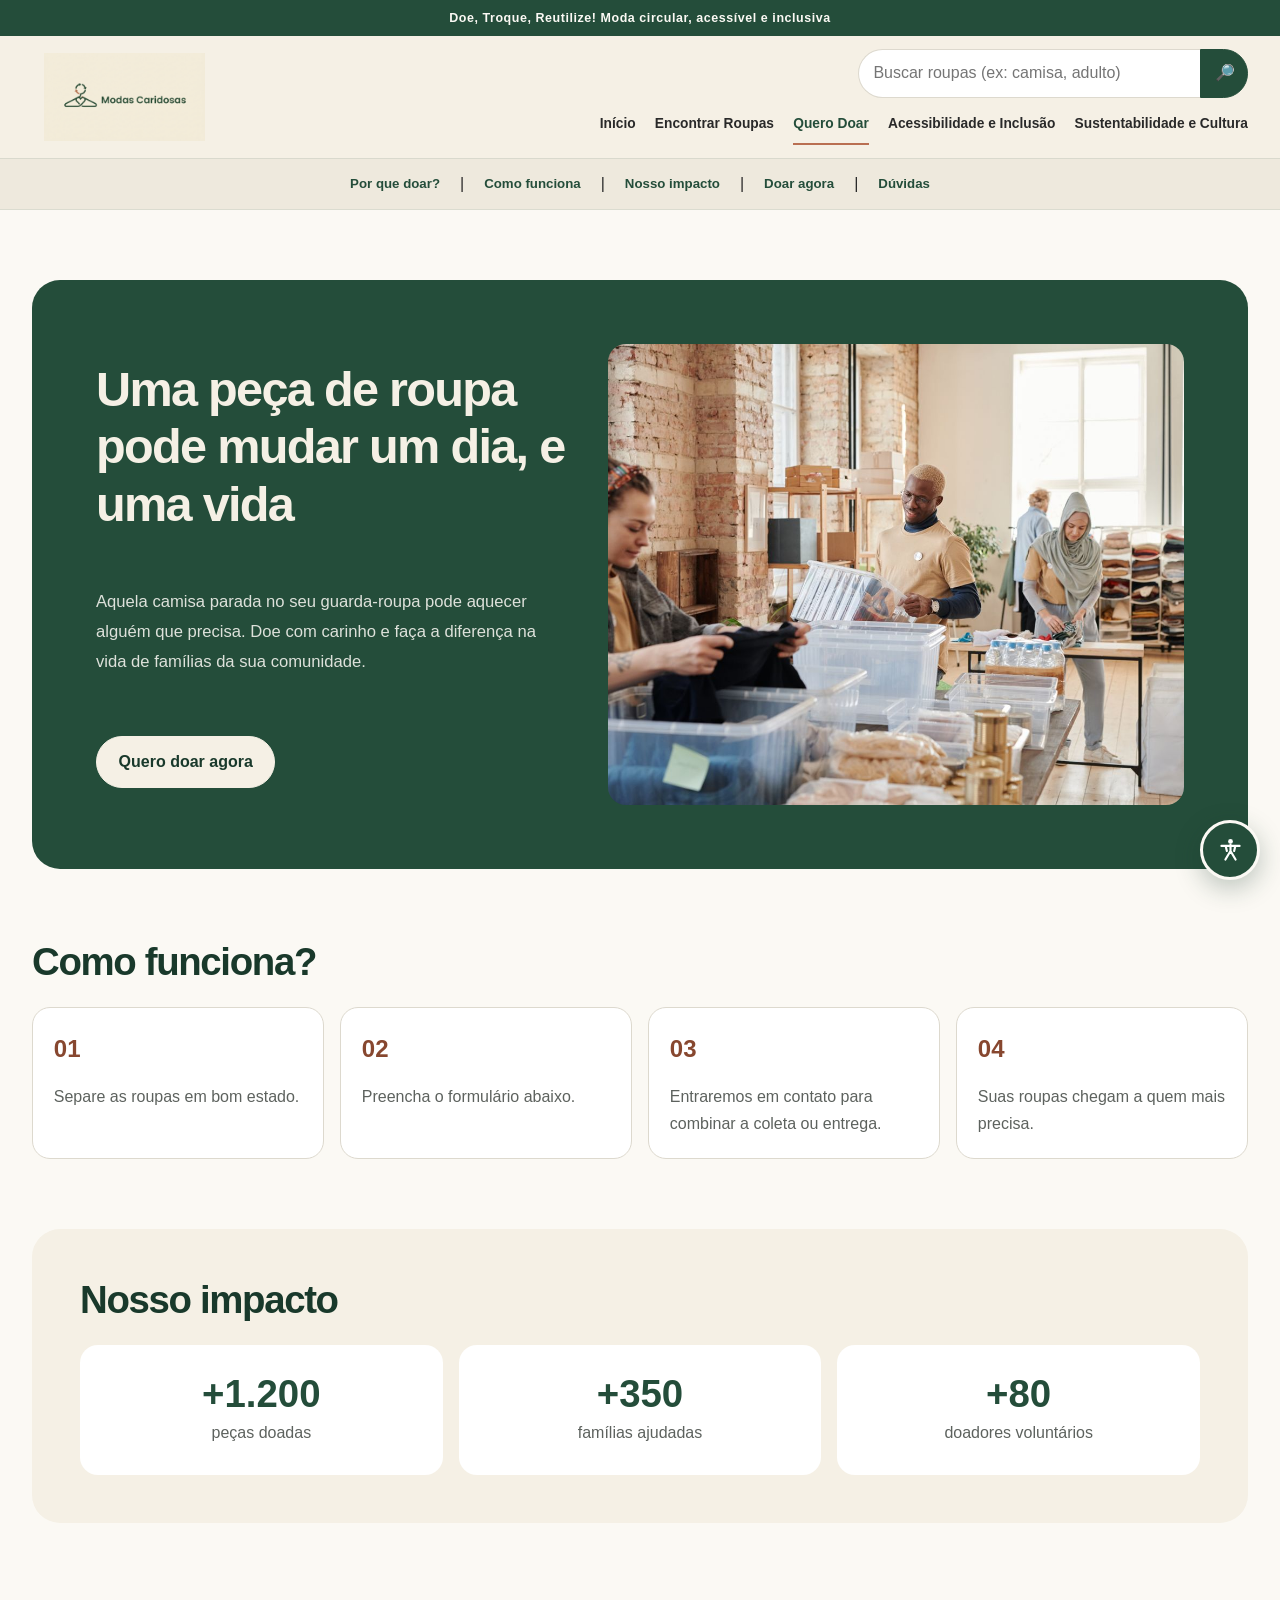
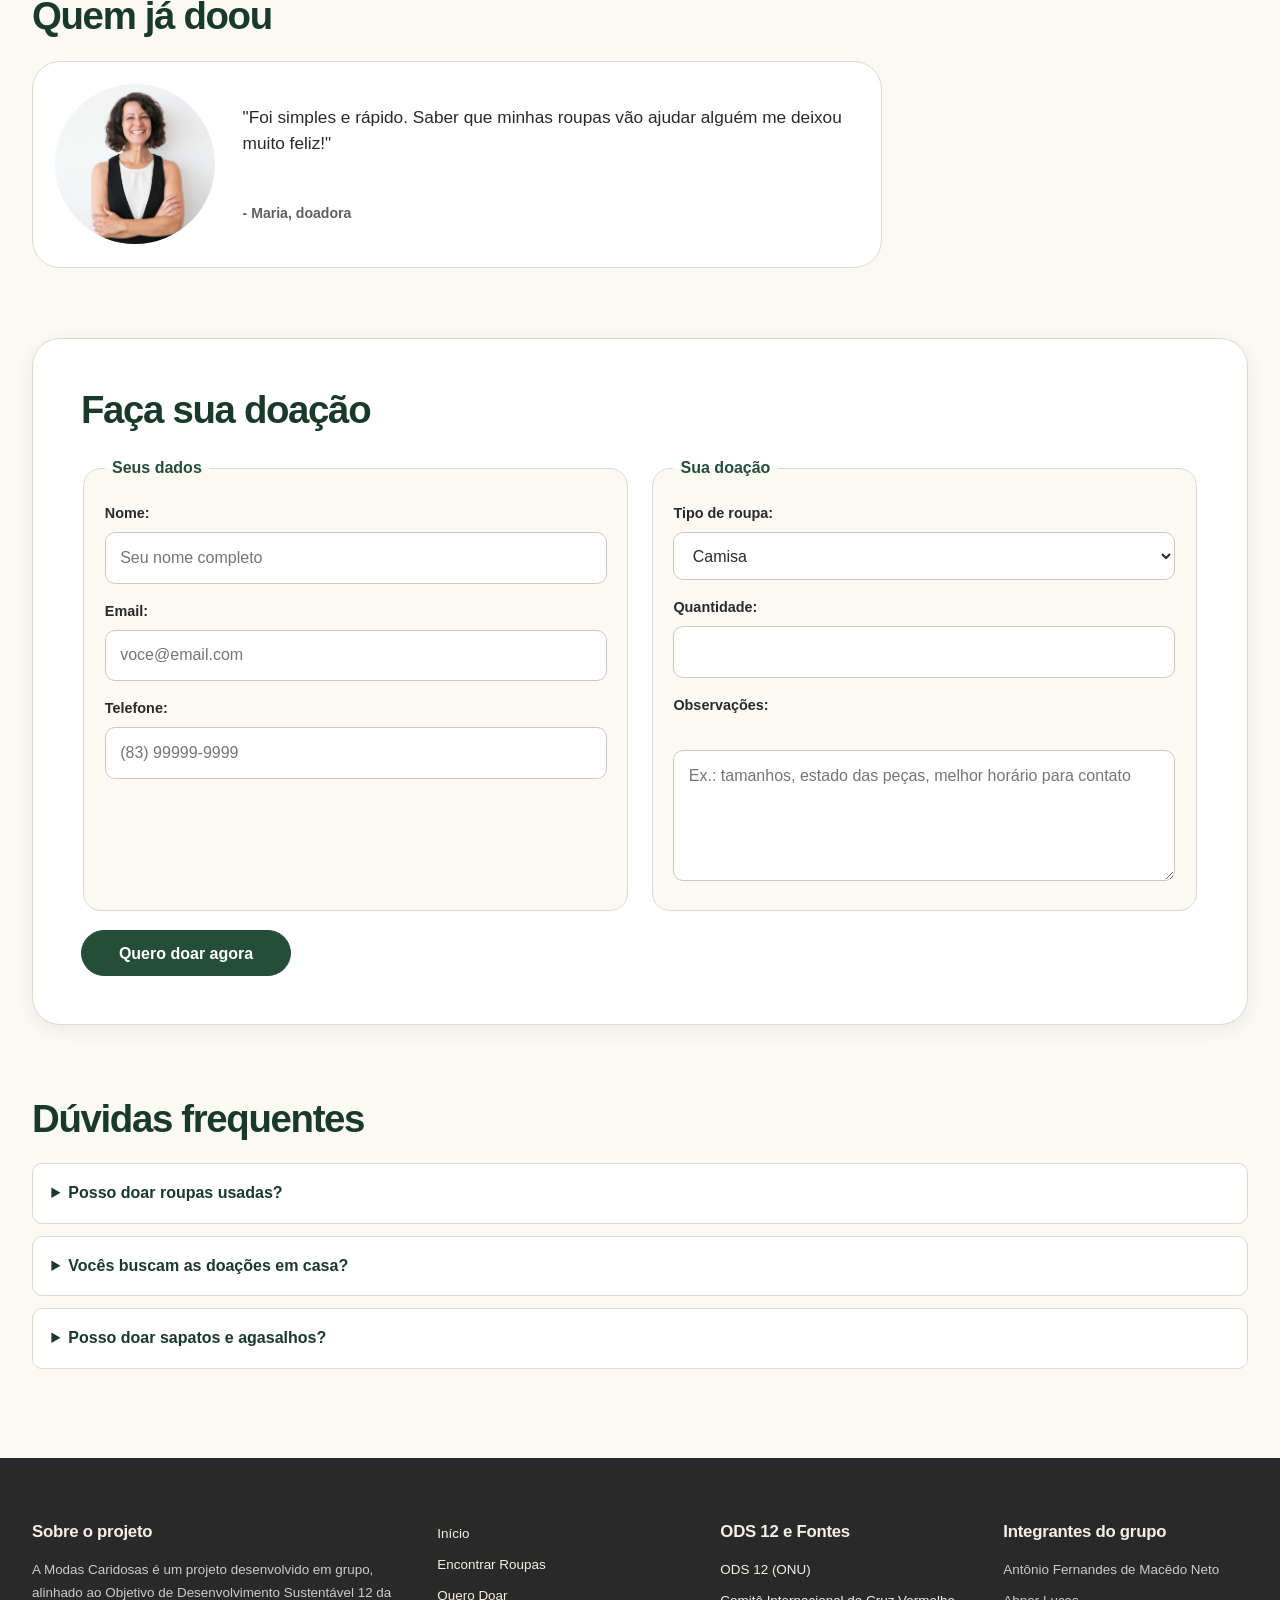
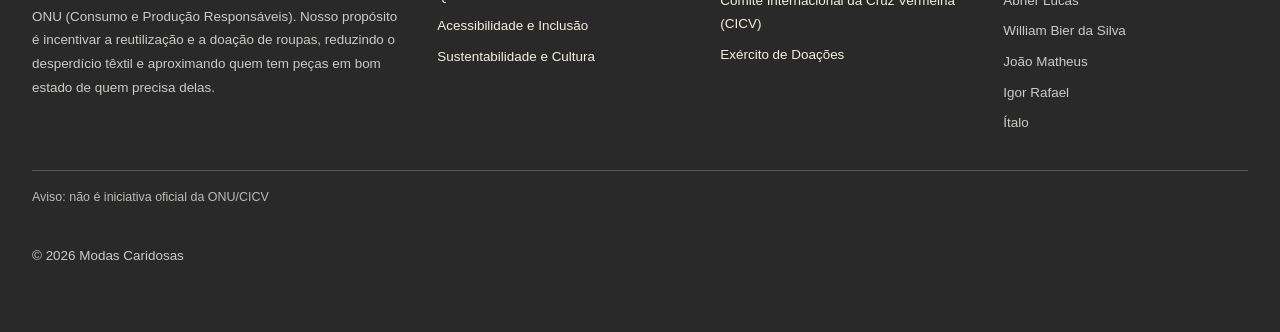
<file: pages/quero-doar.html>
<!DOCTYPE html>
<html lang="pt-br">
<head>
    <meta charset="UTF-8">
    <meta name="viewport" content="width=device-width, initial-scale=1.0">
    <meta name="description" content="Doe roupas em bom estado e ajude famílias da sua comunidade. Preencha o formulário e faça a diferença.">
    <link rel="icon" href="../imagens/logo/modas_caridosas5.ico" type="image/x-icon">
    <link rel="stylesheet" href="../css/geral.css">
    <link rel="stylesheet" href="../css/lyt.css">
    <link rel="stylesheet" href="../css/acessibilidade.css">
    <link rel="stylesheet" href="../css/pages.css">
    <link rel="stylesheet" href="../css/doacao.css">
    <script src="../js/acessibilidade.js" defer></script>
    <title>Quero Doar | Doe roupas, transforme vidas</title>
</head>
<body>

    <header>
        <p>Doe, Troque, Reutilize! Moda circular, acessível e inclusiva</p>

        <div>
            <a href="../index.html"><img src="../imagens/logo/modas_caridosas_logo.png" alt="Modas Caridosas" width="350" height="220"></a>

            <form action="pages/encontrar-roupas.html" role="search" method="get">
                <label for="pesquisar" class="so-leitor">Buscar Roupas</label>
                <input type="search" id="pesquisar" placeholder="Buscar roupas (ex: camisa, adulto)" name="q" autocomplete="off">
                <button type="submit" aria-label="Buscar">&#x1F50E;</button>
            </form>

            <nav aria-label="Principal">
                <ul>
                    <li><a href="../index.html">Início</a></li>
                    <li><a href="encontrar-roupas.html">Encontrar Roupas</a></li>
                    <li><a href="quero-doar.html" aria-current="page">Quero Doar</a></li>
                    <li><a href="acessibilidade.html">Acessibilidade e Inclusão</a></li>
                    <li><a href="sustentabilidade.html">Sustentabilidade e Cultura</a></li>
                </ul>
            </nav>
        </div>

        <nav>
            <a href="#por-que-doar">Por que doar?</a> |
            <a href="#como-funciona">Como funciona</a> |
            <a href="#impacto">Nosso impacto</a> |
            <a href="#formulario">Doar agora</a> |
            <a href="#duvidas">Dúvidas</a>
        </nav>

        <!-- BOTÃO FLUTUANTE E PAINEL DE ACESSIBILIDADE -->
         
        <button class="acessibilidade-toggle" id="abrir-acessibilidade" type="button" aria-controls="painel-acessibilidade" aria-expanded="false" aria-label="Abrir opções de acessibilidade">
            <svg aria-hidden="true" viewBox="0 0 24 24" focusable="false">
                <circle cx="12" cy="4.5" r="2" fill="currentColor"></circle>
                <path d="M4.5 8.2h15M12 7.2v5.2m0 0-4.2 7.1M12 12.4l4.2 7.1M8 8.2l1 4.2m7-4.2-1 4.2" fill="none" stroke="currentColor" stroke-width="1.8" stroke-linecap="round" stroke-linejoin="round"></path>
            </svg>
            <span>Acessibilidade</span>
        </button>

        <!-- PAINEL DE ACESSIBILIDADE -->

        <div id="painel-acessibilidade" class="barra-acessibilidade" role="region" aria-label="Opções de acessibilidade" hidden>
            <div class="painel-acessibilidade-cabecalho">
                <h2 id="titulo-painel-acessibilidade">Opções de acessibilidade</h2>
                <button class="acessibilidade-fechar" id="fechar-acessibilidade" type="button" aria-label="Fechar opções de acessibilidade">×</button>
            </div>

            <div class="grupo-acessibilidade" role="group" aria-label="Ajuste do tamanho do texto">
                <span>Tamanho do texto</span>
                <div class="acoes-acessibilidade">
                    <button aria-label="Diminuir tamanho do texto" id="diminuir-fonte" type="button">A−</button>
                    <button aria-label="Aumentar tamanho do texto" id="aumentar-fonte" type="button">A+</button>
                </div>
            </div>

            <div class="grupo-acessibilidade" role="group" aria-label="Contraste e configurações">
                <button aria-pressed="false" id="alto-contraste" type="button">Alto contraste</button>
                <button id="restaurar-acessibilidade" type="button">Restaurar padrão</button>
            </div>

            <p class="so-leitor" id="anuncio-acessibilidade" role="status" aria-live="polite" aria-atomic="true"></p>
        </div>
        
    </header>

    <main>
        <section id="por-que-doar">
            <h2>Uma peça de roupa pode mudar um dia, e uma vida</h2>
            <p>
                Aquela camisa parada no seu guarda-roupa pode aquecer alguém
                que precisa. Doe com carinho e faça a diferença na vida de
                famílias da sua comunidade.
            </p>
            <img src="../imagens/pessoas/voluntarios-roupas.jpg" alt="Voluntários organizando roupas doadas" width="1280" height="853">
            <p><a href="#formulario"><strong>Quero doar agora</strong></a></p>
        </section>

        <section id="como-funciona">
            <h2>Como funciona?</h2>
            <ol>
                <li>Separe as roupas em bom estado.</li>
                <li>Preencha o formulário abaixo.</li>
                <li>Entraremos em contato para combinar a coleta ou entrega.</li>
                <li>Suas roupas chegam a quem mais precisa.</li>
            </ol>
        </section>

        <section id="impacto">
            <h2>Nosso impacto</h2>
            <ul>
                <li><strong>+1.200</strong> peças doadas</li>
                <li><strong>+350</strong> famílias ajudadas</li>
                <li><strong>+80</strong> doadores voluntários</li>
            </ul>
        </section>

        <section id="depoimentos">
            <h2>Quem já doou</h2>
            <figure>
                <img src="../imagens/pessoas/maria-doadora.jpg" alt="Doadora Maria" width="667" height="1000">
                <blockquote>
                    <p>"Foi simples e rápido. Saber que minhas roupas vão ajudar
                    alguém me deixou muito feliz!"</p>
                </blockquote>
                <figcaption>- Maria, doadora</figcaption>
            </figure>    
        </section>

        <section id="doacao">
            <h2>Faça sua doação</h2>
            <form id="formulario">
                <fieldset>
                    <legend>Seus dados</legend>
                    <p>
                        <label for="nome">Nome:</label>
                        <input type="text" id="nome" name="nome" placeholder="Seu nome completo" title="Informe seu nome completo" pattern="[A-Za-zÀ-ÿ'\-]+(?: [A-Za-zÀ-ÿ'\-]+)+" required>
                    </p>
                    <p>
                        <label for="email">Email:</label>
                        <input type="email" id="email" name="email" placeholder="voce@email.com" required>
                    </p>
                    <p>
                        <label for="telefone">Telefone:</label>
                        <input type="tel" id="telefone" name="telefone" placeholder="(83) 99999-9999" pattern="\(\d{2}\)\s?\d{4,5}-\d{4}" title="Formato: (11) 99999-9999" required>
                    </p>
                </fieldset>

                <fieldset>
                    <legend>Sua doação</legend>
                    <p>
                        <label for="roupa">Tipo de roupa:</label>
                        <select id="roupa" name="roupa">
                            <option value="camisa">Camisa</option>
                            <option value="calca">Calça</option>
                            <option value="vestido">Vestido</option>
                            <option value="agasalho">Agasalho</option>
                            <option value="infantil">Roupa infantil</option>
                            <option value="sapato">Sapato</option>
                            <option value="outro">Outro</option>
                        </select>
                    </p>
                    <p>
                        <label for="quantidade">Quantidade:</label>
                        <input type="number" id="quantidade" name="quantidade" min="1" required>
                    </p>
                    <p>
                        <label for="obs">Observações:</label><br>
                        <textarea id="obs" name="obs" rows="4" cols="40"
                            placeholder="Ex.: tamanhos, estado das peças, melhor horário para contato"></textarea>
                    </p>
                </fieldset>

                <button type="submit">Quero doar agora</button>
            </form>
        </section>

        <section id="duvidas">
            <h2>Dúvidas frequentes</h2>
            <details>
                <summary>Posso doar roupas usadas?</summary>
                <p>Sim, desde que estejam limpas e em bom estado.</p>
            </details>
            <details>
                <summary>Vocês buscam as doações em casa?</summary>
                <p>Entraremos em contato para combinar a melhor forma de coleta ou entrega.</p>
            </details>
            <details>
                <summary>Posso doar sapatos e agasalhos?</summary>
                <p>Pode sim! Aceitamos calçados, agasalhos e roupas infantis.</p>
            </details>
        </section>

    </main>

    <footer>
        <section>
            <h2>Sobre o projeto</h2>
            <p>A Modas Caridosas é um projeto desenvolvido em grupo, alinhado ao Objetivo de Desenvolvimento Sustentável 12 da ONU (Consumo e Produção Responsáveis). Nosso propósito é incentivar a reutilização e a doação de roupas, reduzindo o desperdício têxtil e aproximando quem tem peças em bom estado de quem precisa delas.</p>
        </section>

        <nav aria-label="Rodape">
            <ul>
                <li><a href="../index.html">Início</a></li>
                <li><a href="../pages/encontrar-roupas.html">Encontrar Roupas</a></li>
                <li><a href="../pages/quero-doar.html">Quero Doar</a></li>
                <li><a href="../pages/acessibilidade.html">Acessibilidade e Inclusão</a></li>
                <li><a href="../pages/sustentabilidade.html">Sustentabilidade e Cultura</a></li>
            </ul>
        </nav>


        <section aria-labelledby="ods-12_fontes">
            <h2>ODS 12 e Fontes</h2>
                <ul>
                    <li><a href="https://brasil.un.org/pt-br/sdgs/12">ODS 12 (ONU)</a></li>
                    <li><a href="https://www.icrc.org/pt">Comitê Internacional da Cruz Vermelha (CICV)</a></li>
                    <li><a href="https://www.exercitodoacoes.org.br/">Exército de Doações</a></li>
                </ul>
        </section>

        <section aria-labelledby="integrantes">
            <h2>Integrantes do grupo</h2>
            <ul>
                <li>Antônio Fernandes de Macêdo Neto</li>
                <li>Abner Lucas</li>
                <li>William Bier da Silva</li>
                <li>João Matheus</li>
                <li>Igor Rafael</li>
                <li>Ítalo</li>
            </ul>
        </section>

        <p>Aviso: não é iniciativa oficial da ONU/CICV</p>

        <small>
            &copy; 2026 Modas Caridosas
        </small>
    </footer>
</body>
</html>
</file>
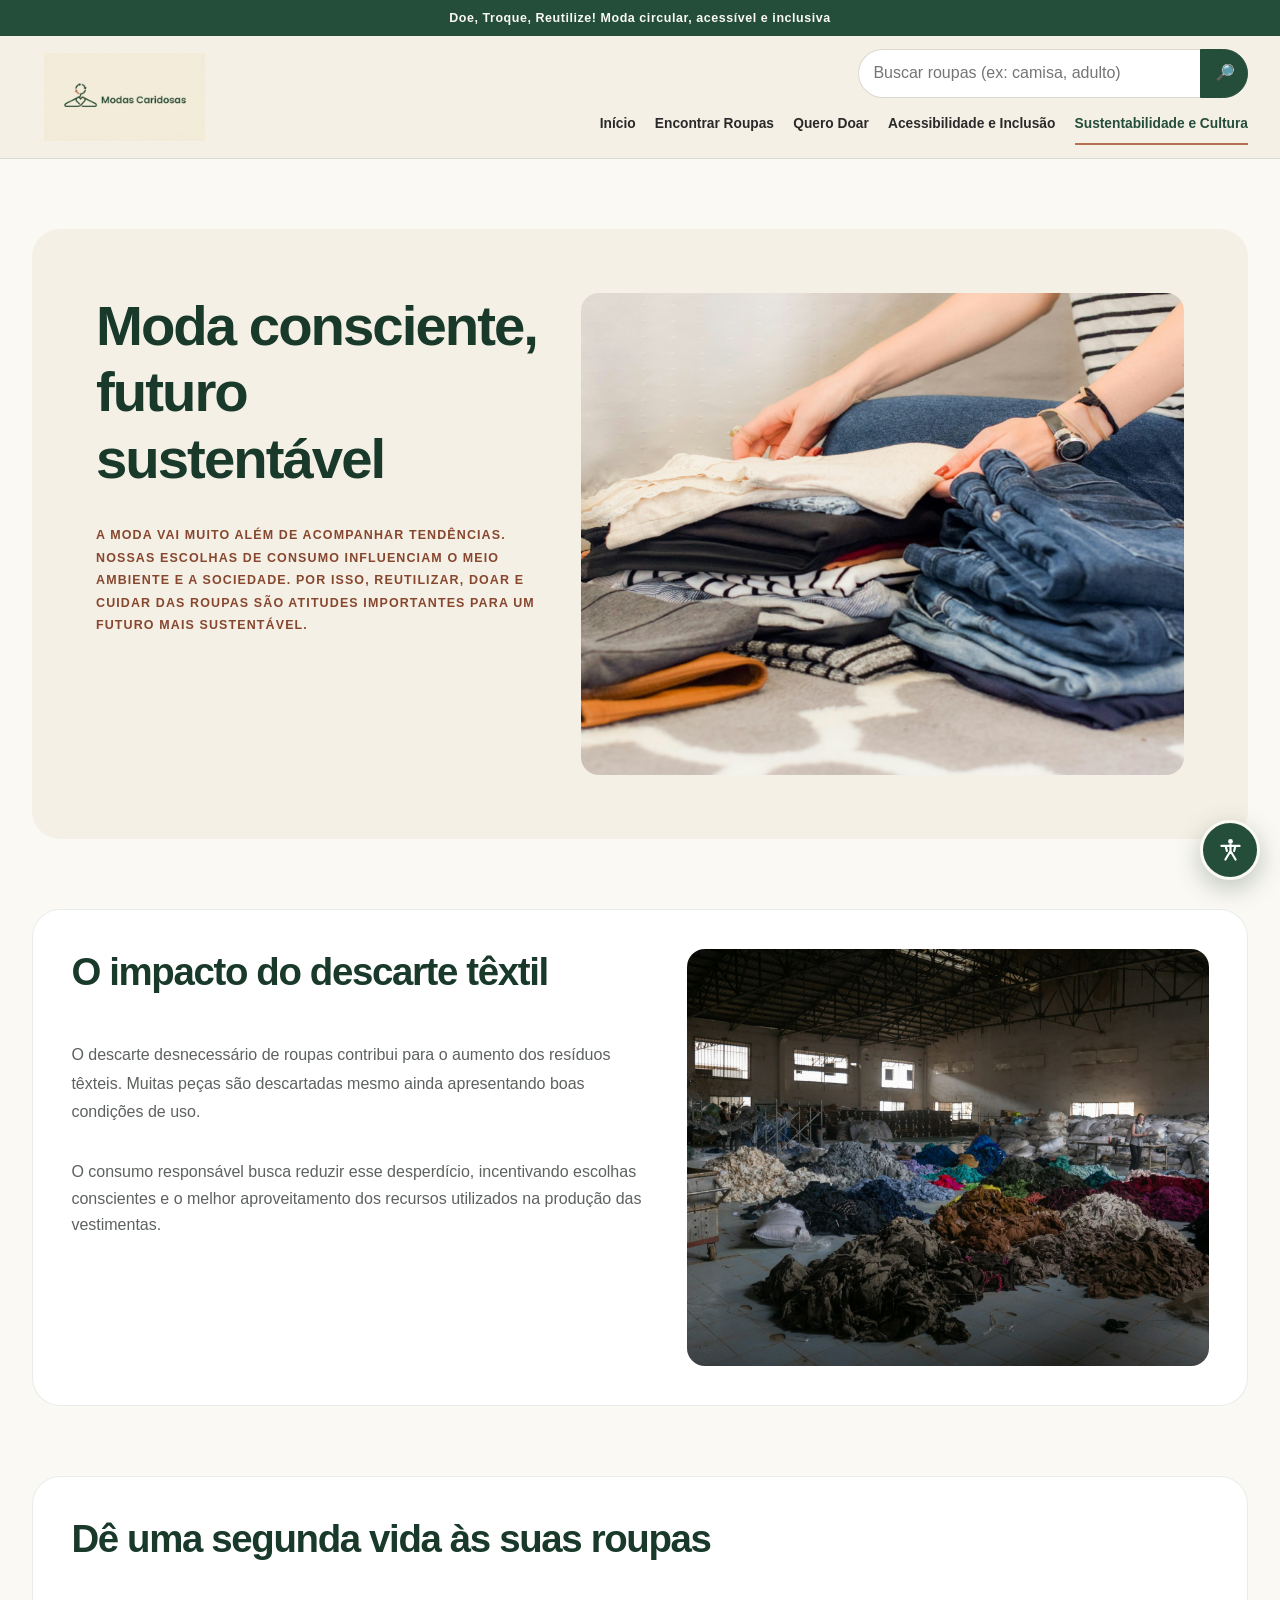
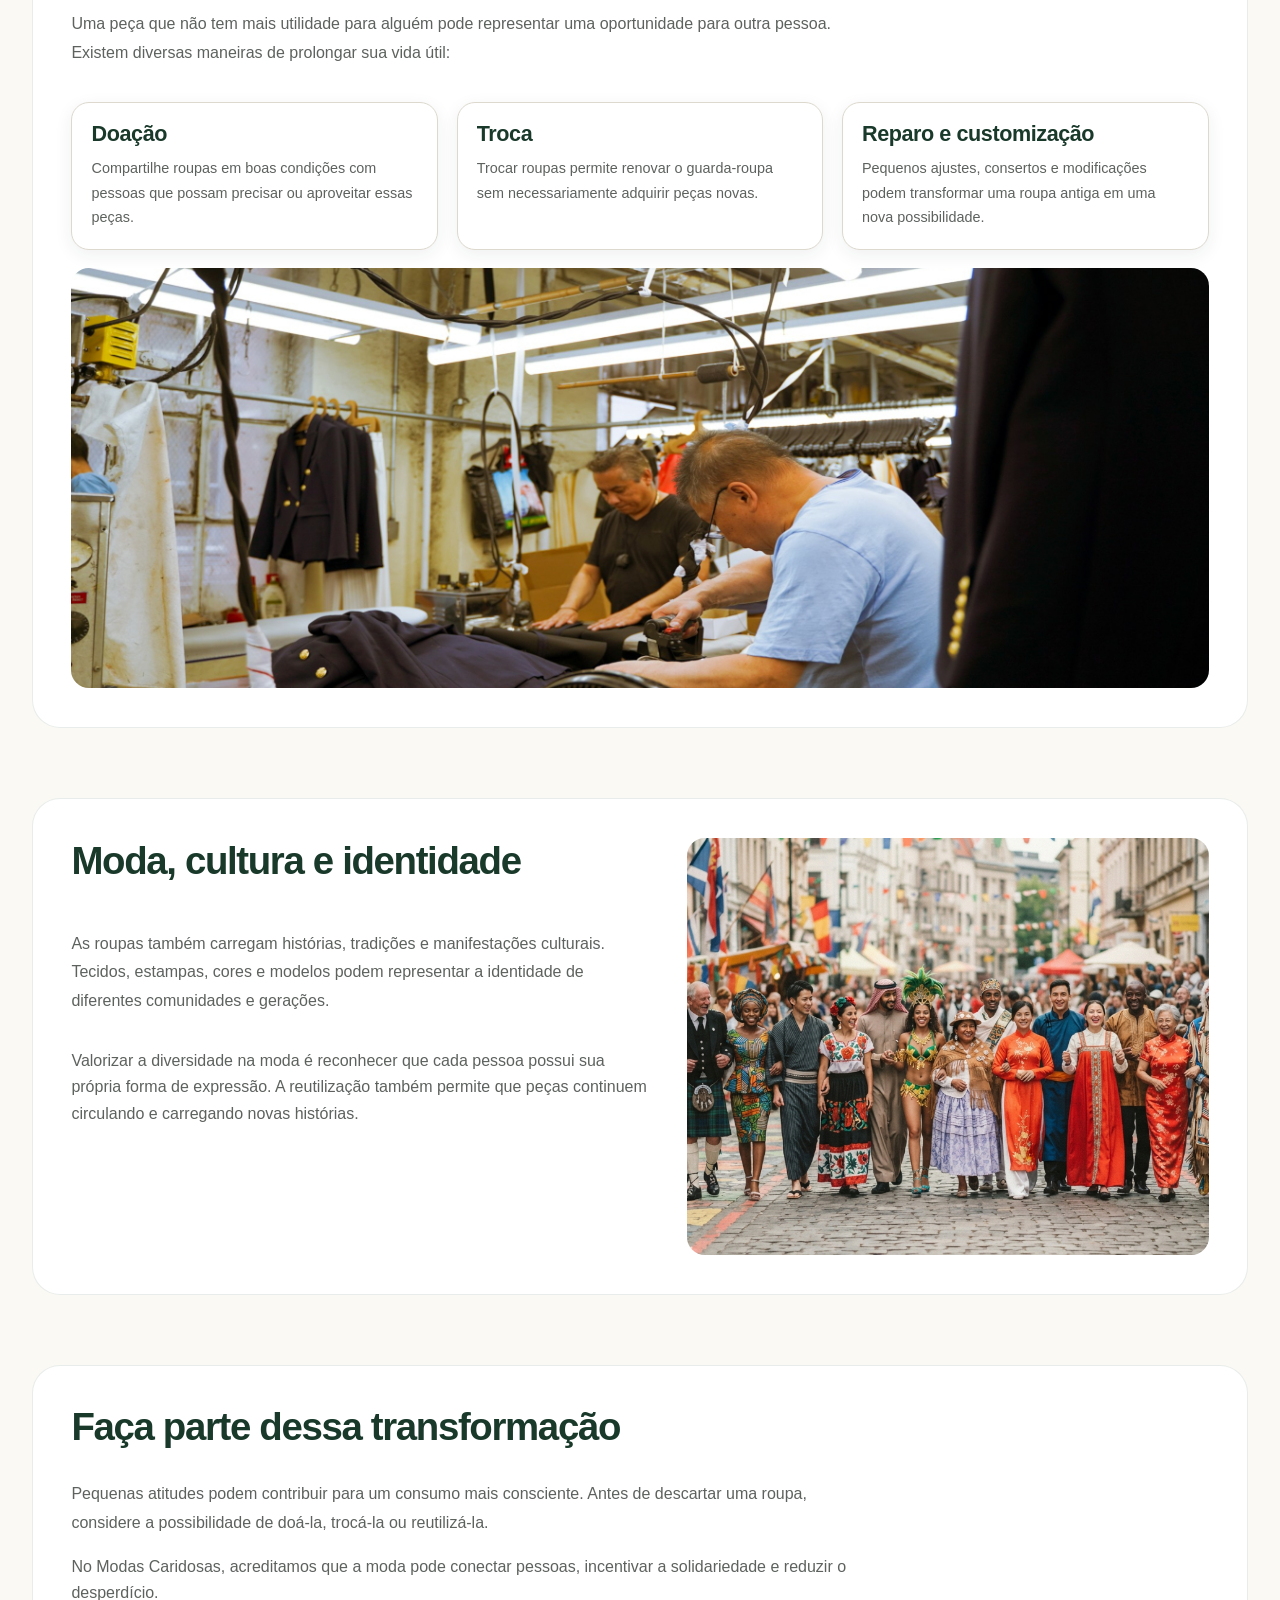
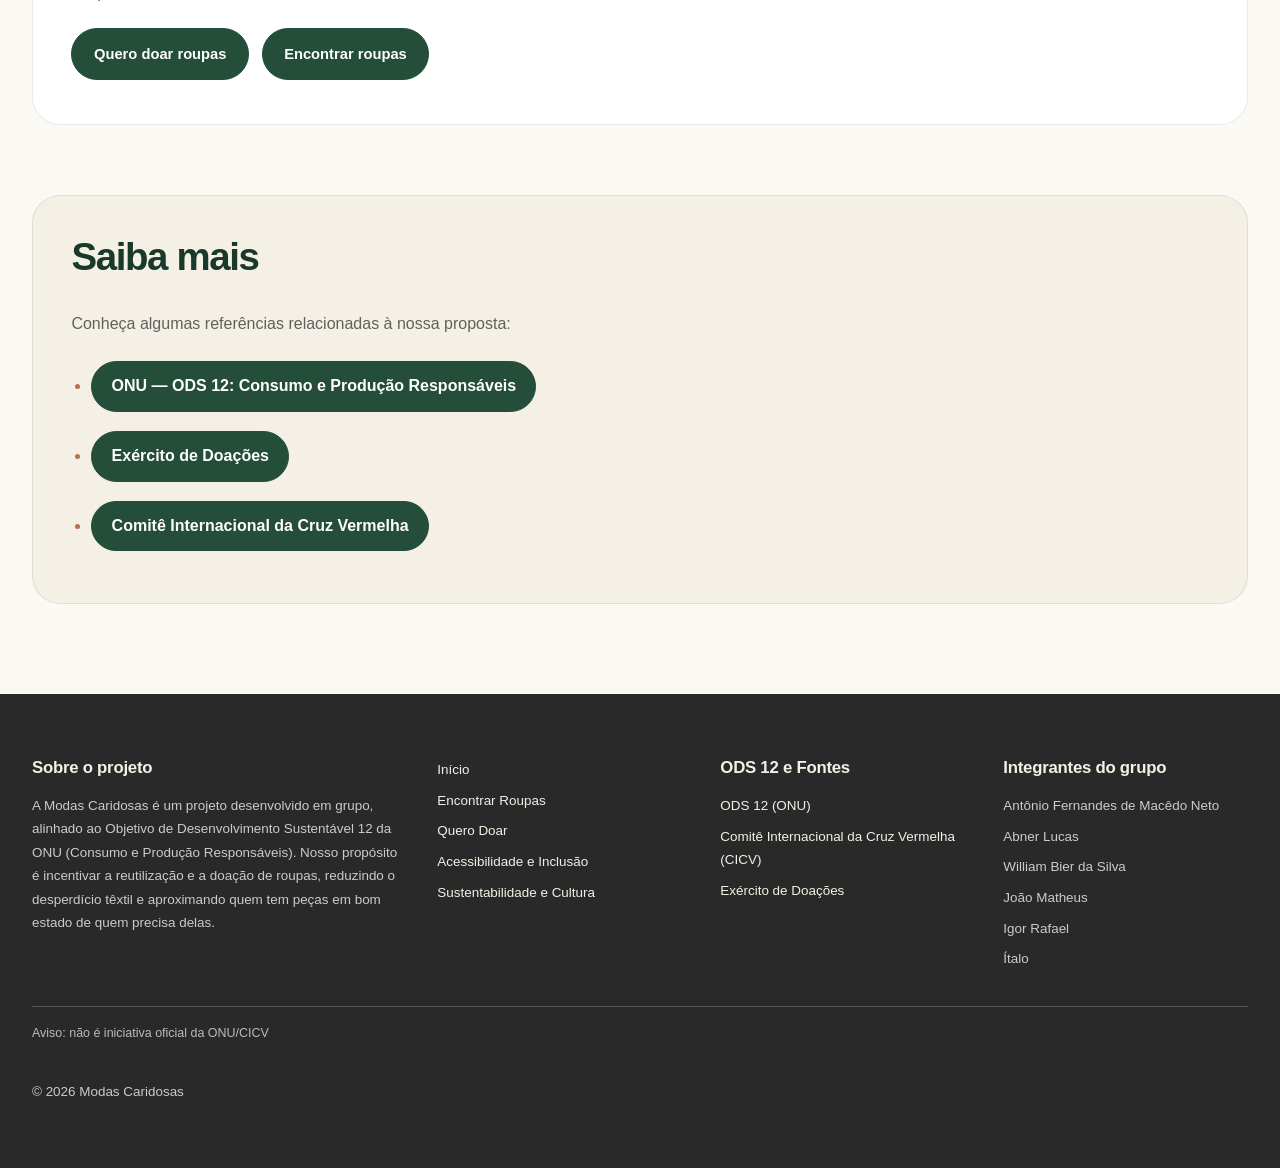
<file: pages/sustentabilidade.html>
<!DOCTYPE html>
<html lang="pt-BR">
<head>
    <meta charset="UTF-8">
    <meta name="viewport" content="width=device-width, initial-scale=1.0">
    <title>Sustentabilidade e Cultura | Modas Caridosas</title>
    <link rel="icon" href="../imagens/logo/modas_caridosas5.ico" type="image/x-icon">
    <link rel="stylesheet" href="../css/geral.css">
    <link rel="stylesheet" href="../css/acessibilidade.css">
    <link rel="stylesheet" href="../css/lyt.css">
    <link rel="stylesheet" href="../css/pages.css">
    <script src="../js/acessibilidade.js" defer></script>
</head>

<body>

    <!-- Cabeçalho -->
    <header>
        <a href="#conteudo" class="pular-link">Pular para o conteúdo</a>

        <p>Doe, Troque, Reutilize! Moda circular, acessível e inclusiva</p>

        <div>
            <a href="../index.html"><img src="../imagens/logo/modas_caridosas_logo.png" alt="Modas Caridosas" width="350" height="220"></a>

            <form action="encontrar-roupas.html" role="search" method="get">
                <label for="pesquisar" class="so-leitor">Buscar Roupas</label>
                <input type="search" id="pesquisar" placeholder="Buscar roupas (ex: camisa, adulto)" name="q" autocomplete="off">
                <button type="submit" aria-label="Buscar">&#x1F50E;</button>
            </form>

            <nav aria-label="Principal">
                <ul>
                    <li><a href="../index.html">Início</a></li>
                    <li><a href="encontrar-roupas.html">Encontrar Roupas</a></li>
                    <li><a href="quero-doar.html">Quero Doar</a></li>
                    <li><a href="acessibilidade.html">Acessibilidade e Inclusão</a></li>
                    <li><a href="sustentabilidade.html" aria-current="page">Sustentabilidade e Cultura</a></li>
                </ul>
            </nav>
        </div>

        <!-- BOTÃO FLUTUANTE E PAINEL DE ACESSIBILIDADE -->
         
        <button class="acessibilidade-toggle" id="abrir-acessibilidade" type="button" aria-controls="painel-acessibilidade" aria-expanded="false" aria-label="Abrir opções de acessibilidade">
            <svg aria-hidden="true" viewBox="0 0 24 24" focusable="false">
                <circle cx="12" cy="4.5" r="2" fill="currentColor"></circle>
                <path d="M4.5 8.2h15M12 7.2v5.2m0 0-4.2 7.1M12 12.4l4.2 7.1M8 8.2l1 4.2m7-4.2-1 4.2" fill="none" stroke="currentColor" stroke-width="1.8" stroke-linecap="round" stroke-linejoin="round"></path>
            </svg>
            <span>Acessibilidade</span>
        </button>

        <!-- PAINEL DE ACESSIBILIDADE -->

        <div id="painel-acessibilidade" class="barra-acessibilidade" role="region" aria-label="Opções de acessibilidade" hidden>
            <div class="painel-acessibilidade-cabecalho">
                <h2 id="titulo-painel-acessibilidade">Opções de acessibilidade</h2>
                <button class="acessibilidade-fechar" id="fechar-acessibilidade" type="button" aria-label="Fechar opções de acessibilidade">×</button>
            </div>

            <div class="grupo-acessibilidade" role="group" aria-label="Ajuste do tamanho do texto">
                <span>Tamanho do texto</span>
                <div class="acoes-acessibilidade">
                    <button aria-label="Diminuir tamanho do texto" id="diminuir-fonte" type="button">A−</button>
                    <button aria-label="Aumentar tamanho do texto" id="aumentar-fonte" type="button">A+</button>
                </div>
            </div>

            <div class="grupo-acessibilidade" role="group" aria-label="Contraste e configurações">
                <button aria-pressed="false" id="alto-contraste" type="button">Alto contraste</button>
                <button id="restaurar-acessibilidade" type="button">Restaurar padrão</button>
            </div>

            <p class="so-leitor" id="anuncio-acessibilidade" role="status" aria-live="polite" aria-atomic="true"></p>
        </div>

    </header>

    <!-- Conteúdo principal -->
    <main id="conteudo">

        <section aria-labelledby="titulo-introducao">

            <h1 id="titulo-introducao">
                Moda consciente, futuro sustentável
            </h1>

            <p>
                A moda vai muito além de acompanhar tendências.
                Nossas escolhas de consumo influenciam o meio ambiente
                e a sociedade. Por isso, reutilizar, doar e cuidar das
                roupas são atitudes importantes para um futuro mais
                sustentável.
            </p>

            <img src="../imagens/pessoas/roupas-organizadas-reutilizacao-1.jpg"
                 alt="Roupas organizadas para reutilização" width="1200" height="675">

        </section>

        <section aria-labelledby="impacto-textil">

            <h2 id="impacto-textil">
                O impacto do descarte têxtil
            </h2>

            <p>
                O descarte desnecessário de roupas contribui para o
                aumento dos resíduos têxteis. Muitas peças são descartadas
                mesmo ainda apresentando boas condições de uso.
            </p>

            <p>
                O consumo responsável busca reduzir esse desperdício,
                incentivando escolhas conscientes e o melhor aproveitamento
                dos recursos utilizados na produção das vestimentas.
            </p>

            <img src="../imagens/pessoas/roupas-descartadas-1.jpg"
                 alt="Peças de roupas descartadas" width="1200" height="675">

        </section>

        <section aria-labelledby="segunda-vida">

            <h2 id="segunda-vida">
                Dê uma segunda vida às suas roupas
            </h2>

            <p>
                Uma peça que não tem mais utilidade para alguém pode
                representar uma oportunidade para outra pessoa.
                Existem diversas maneiras de prolongar sua vida útil:
            </p>

            <article>
                <h3>Doação</h3>

                <p>
                    Compartilhe roupas em boas condições com pessoas
                    que possam precisar ou aproveitar essas peças.
                </p>
            </article>

            <article>
                <h3>Troca</h3>

                <p>
                    Trocar roupas permite renovar o guarda-roupa sem
                    necessariamente adquirir peças novas.
                </p>
            </article>

            <article>
                <h3>Reparo e customização</h3>

                <p>
                    Pequenos ajustes, consertos e modificações podem
                    transformar uma roupa antiga em uma nova possibilidade.
                </p>
            </article>

            <img src="../imagens/pessoas/reparo-reutilizacao-roupas-1.jpg"
                 alt="Processo de reparo e reutilização de roupas" width="1200" height="675">

        </section>

        <section aria-labelledby="moda-cultura">

            <h2 id="moda-cultura">
                Moda, cultura e identidade
            </h2>

            <p>
                As roupas também carregam histórias, tradições e
                manifestações culturais. Tecidos, estampas, cores e
                modelos podem representar a identidade de diferentes
                comunidades e gerações.
            </p>

            <p>
                Valorizar a diversidade na moda é reconhecer que cada
                pessoa possui sua própria forma de expressão. A reutilização
                também permite que peças continuem circulando e carregando
                novas histórias.
            </p>

            <img src="../imagens/pessoas/diversidade-roupas-pessoas-1.jpg"
                 alt="Diversidade de vestimentas e expressões culturais" width="1200" height="675">

        </section>

        <section aria-labelledby="transformacao">

            <h2 id="transformacao">
                Faça parte dessa transformação
            </h2>

            <p>
                Pequenas atitudes podem contribuir para um consumo
                mais consciente. Antes de descartar uma roupa, considere
                a possibilidade de doá-la, trocá-la ou reutilizá-la.
            </p>

            <p>
                No Modas Caridosas, acreditamos que a moda pode conectar
                pessoas, incentivar a solidariedade e reduzir o desperdício.
            </p>

            <a href="quero-doar.html">Quero doar roupas</a>

            <a href="encontrar-roupas.html">Encontrar roupas</a>

        </section>

        <!-- Referências -->
        <section aria-labelledby="referencias">

            <h2 id="referencias">Saiba mais</h2>

            <p>
                Conheça algumas referências relacionadas à nossa proposta:
            </p>

            <ul>
                <li>
                    <a href="https://brasil.un.org/pt-br/sdgs/12"
                       target="_blank"
                       rel="noopener noreferrer">
                        ONU — ODS 12: Consumo e Produção Responsáveis
                    </a>
                </li>

                <li>
                    <a href="https://www.exercitodoacoes.org.br/"
                       target="_blank"
                       rel="noopener noreferrer">
                        Exército de Doações
                    </a>
                </li>

                <li>
                    <a href="https://www.icrc.org/pt"
                       target="_blank"
                       rel="noopener noreferrer">
                        Comitê Internacional da Cruz Vermelha
                    </a>
                </li>
            </ul>

        </section>

    </main>

    <!-- Rodapé -->
    <footer>
        <section>
            <h2>Sobre o projeto</h2>
            <p>A Modas Caridosas é um projeto desenvolvido em grupo, alinhado ao Objetivo de Desenvolvimento Sustentável 12 da ONU (Consumo e Produção Responsáveis). Nosso propósito é incentivar a reutilização e a doação de roupas, reduzindo o desperdício têxtil e aproximando quem tem peças em bom estado de quem precisa delas.</p>
        </section>

                <nav aria-label="Rodape">
            <ul>
                <li><a href="../index.html">Início</a></li>
                <li><a href="../pages/encontrar-roupas.html">Encontrar Roupas</a></li>
                <li><a href="../pages/quero-doar.html">Quero Doar</a></li>
                <li><a href="../pages/acessibilidade.html">Acessibilidade e Inclusão</a></li>
                <li><a href="../pages/sustentabilidade.html">Sustentabilidade e Cultura</a></li>
            </ul>
        </nav>


        <section aria-labelledby="ods-12_fontes">
            <h2>ODS 12 e Fontes</h2>
                <ul>
                    <li><a href="https://brasil.un.org/pt-br/sdgs/12">ODS 12 (ONU)</a></li>
                    <li><a href="https://www.icrc.org/pt">Comitê Internacional da Cruz Vermelha (CICV)</a></li>
                    <li><a href="https://www.exercitodoacoes.org.br/">Exército de Doações</a></li>
                </ul>
        </section>

        <section aria-labelledby="integrantes">
            <h2>Integrantes do grupo</h2>
            <ul>
                <li>Antônio Fernandes de Macêdo Neto</li>
                <li>Abner Lucas</li>
                <li>William Bier da Silva</li>
                <li>João Matheus</li>
                <li>Igor Rafael</li>
                <li>Ítalo</li>
            </ul>
        </section>

        <p>Aviso: não é iniciativa oficial da ONU/CICV</p>

        <small>
            &copy; 2026 Modas Caridosas
        </small>

    </footer>

</body>
</html>
</file>
<file: css/acessibilidade.css>
.acessibilidade-toggle {
    position: fixed;
    z-index: 10000;
    right: max(1.25rem, env(safe-area-inset-right));
    bottom: max(1.25rem, env(safe-area-inset-bottom));
    display: inline-grid;
    place-items: center;
    width: 60px;
    min-width: 60px;
    height: 60px;
    min-height: 60px;
    padding: 0;
    border: 3px solid var(--mc-creme-claro);
    border-radius: 50%;
    background: var(--mc-verde);
    color: var(--mc-branco);
    box-shadow: 0 8px 26px rgba(25, 57, 43, 0.28);
    cursor: pointer;
    transition: background-color var(--mc-transicao), transform var(--mc-transicao), box-shadow var(--mc-transicao);
}

.acessibilidade-toggle span {
    position: absolute;
    width: 1px;
    height: 1px;
    padding: 0;
    margin: -1px;
    overflow: hidden;
    clip: rect(0, 0, 0, 0);
    white-space: nowrap;
    border: 0;
}

.acessibilidade-toggle svg {
    display: block;
    width: 29px;
    height: 29px;
    flex: 0 0 auto;
}

.acessibilidade-toggle:hover {
    transform: translateY(-3px);
    background: var(--mc-verde-escuro);
    box-shadow: 0 11px 30px rgba(25, 57, 43, 0.34);
}

.acessibilidade-toggle[aria-expanded="true"] {
    background: var(--mc-terracota-escuro);
}

.acessibilidade-toggle:focus-visible,
.barra-acessibilidade button:focus-visible {
    outline: 3px solid var(--mc-terracota);
    outline-offset: 4px;
}

.barra-acessibilidade[hidden] {
    display: none !important;
}

.barra-acessibilidade {
    position: fixed;
    z-index: 9999;
    right: max(1.25rem, env(safe-area-inset-right));
    bottom: calc(max(1.25rem, env(safe-area-inset-bottom)) + 4.75rem);
    width: min(350px, calc(100vw - 2rem));
    max-height: min(72dvh, 440px);
    overflow-y: auto;
    padding: 1.15rem;
    border: 1px solid var(--mc-borda);
    border-radius: var(--mc-raio-medio);
    background: var(--mc-branco);
    color: var(--mc-grafite);
    box-shadow: 0 16px 44px rgba(31, 48, 38, 0.22);
}

.painel-acessibilidade-cabecalho {
    display: flex;
    align-items: center;
    justify-content: space-between;
    gap: 1rem;
    padding-bottom: 0.8rem;
    margin-bottom: 0.8rem;
    border-bottom: 1px solid var(--mc-borda);
}

.painel-acessibilidade-cabecalho h2 {
    margin: 0;
    color: var(--mc-verde-escuro);
    font-family: var(--mc-fonte-titulo);
    font-size: 1.05rem;
    line-height: 1.3;
}

.barra-acessibilidade .acessibilidade-fechar {
    display: inline-grid;
    place-items: center;
    flex: 0 0 40px;
    width: 40px;
    min-height: 40px;
    padding: 0;
    border: 1px solid var(--mc-borda);
    border-radius: 50%;
    background: var(--mc-creme-claro);
    color: var(--mc-grafite);
    font-size: 1.5rem;
    line-height: 1;
}

.grupo-acessibilidade {
    display: flex;
    align-items: center;
    justify-content: space-between;
    flex-wrap: wrap;
    gap: 0.75rem;
    padding-block: 0.75rem;
}

.grupo-acessibilidade + .grupo-acessibilidade {
    border-top: 1px solid var(--mc-borda);
}

.grupo-acessibilidade > span {
    color: var(--mc-texto-secundario);
    font-size: 0.82rem;
    font-weight: 750;
}

.acoes-acessibilidade {
    display: flex;
    gap: 0.5rem;
}

.barra-acessibilidade button:not(.acessibilidade-fechar) {
    min-width: 48px;
    min-height: 44px;
    padding: 0.55rem 0.75rem;
    border: 1px solid rgba(36, 77, 58, 0.26);
    border-radius: 999px;
    background: var(--mc-creme-claro);
    color: var(--mc-verde-escuro);
    font-size: 0.86rem;
    font-weight: 750;
    line-height: 1.2;
    transition: background-color var(--mc-transicao), color var(--mc-transicao), border-color var(--mc-transicao);
}

.barra-acessibilidade button:not(.acessibilidade-fechar):hover,
.barra-acessibilidade button[aria-pressed="true"] {
    border-color: var(--mc-verde);
    background: var(--mc-verde);
    color: var(--mc-branco);
}

/* Alto contraste: reforça também o botão flutuante e o painel. */
body.alto-contraste {
    background: #000;
    color: #fff;
    --mc-creme: #000;
    --mc-creme-claro: #000;
    --mc-grafite: #fff;
    --mc-texto-secundario: #fff;
    --mc-borda: #fff;
    --mc-verde: #ff0;
    --mc-verde-escuro: #ff0;
    --mc-verde-claro: #000;
    --mc-verde-suave: #000;
    --mc-terracota: #0ff;
    --mc-terracota-escuro: #0ff;
    --mc-branco: #000;
}

body.alto-contraste,
body.alto-contraste p,
body.alto-contraste h1,
body.alto-contraste h2,
body.alto-contraste h3,
body.alto-contraste li,
body.alto-contraste label,
body.alto-contraste small,
body.alto-contraste figcaption {
    color: #fff;
}

body.alto-contraste a,
body.alto-contraste button,
body.alto-contraste summary {
    color: #ff0;
}

body.alto-contraste a,
body.alto-contraste button,
body.alto-contraste input,
body.alto-contraste select,
body.alto-contraste textarea,
body.alto-contraste article,
body.alto-contraste section,
body.alto-contraste fieldset,
body.alto-contraste details,
body.alto-contraste figure,
body.alto-contraste header,
body.alto-contraste footer {
    border-color: #fff !important;
    box-shadow: none !important;
}

body.alto-contraste header,
body.alto-contraste footer,
body.alto-contraste main,
body.alto-contraste main > section,
body.alto-contraste main article,
body.alto-contraste #hero-texto,
body.alto-contraste #por-que-doar {
    background: #000 !important;
}

body.alto-contraste input,
body.alto-contraste select,
body.alto-contraste textarea {
    background: #000 !important;
    color: #fff !important;
}

body.alto-contraste ::placeholder {
    color: #fff;
    opacity: 0.85;
}

body.alto-contraste .acessibilidade-toggle,
body.alto-contraste .barra-acessibilidade,
body.alto-contraste .barra-acessibilidade .painel-acessibilidade-cabecalho,
body.alto-contraste .barra-acessibilidade button {
    border-color: #ff0 !important;
    background: #000 !important;
    color: #ff0 !important;
}

body.alto-contraste .barra-acessibilidade h2,
body.alto-contraste .barra-acessibilidade span {
    color: #fff !important;
}

body.alto-contraste .pular-link {
    background: #000 !important;
    color: #ff0 !important;
}

body.alto-contraste main button,
body.alto-contraste main input[type="submit"],
body.alto-contraste main input[type="reset"] {
    border-color: #ff0 !important;
    background: #000 !important;
    color: #ff0 !important;
}

body.alto-contraste a:hover,
body.alto-contraste button:hover {
    background: #202020 !important;
    color: #0ff !important;
}

@media (max-width: 480px) {
    .acessibilidade-toggle {
        right: max(0.85rem, env(safe-area-inset-right));
        bottom: max(0.85rem, env(safe-area-inset-bottom));
        width: 56px;
        min-width: 56px;
        height: 56px;
        min-height: 56px;
    }

    .acessibilidade-toggle svg {
        width: 27px;
        height: 27px;
    }

    .barra-acessibilidade {
        right: max(0.85rem, env(safe-area-inset-right));
        bottom: calc(max(0.85rem, env(safe-area-inset-bottom)) + 4.35rem);
        width: min(350px, calc(100vw - 1.7rem));
        max-height: min(70dvh, 410px);
    }
}

@media (prefers-reduced-motion: reduce) {
    .acessibilidade-toggle,
    .barra-acessibilidade button {
        transition: none;
    }
}
</file>
<file: css/geral.css>
:root {
    /* Paleta institucional */
    --mc-verde: #244D3A;
    --mc-verde-escuro: #19392B;
    --mc-verde-claro: #E7EEE8;
    --mc-verde-suave: #F0F4F0;
    --mc-creme: #F5F0E5;
    --mc-creme-claro: #FBF9F4;
    --mc-terracota: #B96F52;
    --mc-terracota-escuro: #87472F;
    --mc-grafite: #292929;
    --mc-texto-secundario: #5D625E;
    --mc-borda: #DDD9CE;
    --mc-branco: #FFFFFF;
    --mc-sombra: 0 12px 34px rgba(31, 48, 38, 0.09);
    --mc-sombra-suave: 0 5px 18px rgba(31, 48, 38, 0.07);

    /* Tipografia */
    --mc-fonte-titulo: "Poppins", "Inter", sans-serif;
    --mc-fonte-texto: "Inter", Arial, sans-serif;

    /* Ritmo e dimensões */
    --mc-container: 1360px;
    --mc-container-largo: 1480px;
    --mc-gutter: clamp(1rem, 4vw, 2rem);
    --mc-raio-pequeno: 10px;
    --mc-raio-medio: 18px;
    --mc-raio-grande: 28px;
    --mc-transicao: 180ms ease;
}

*,
*::before,
*::after {
    box-sizing: border-box;
}

html {
    scroll-behavior: smooth;
    scroll-padding-top: 7rem;
    -webkit-text-size-adjust: 100%;
    text-size-adjust: 100%;
}

body {
    margin: 0;
    min-width: 320px;
    background: var(--mc-creme-claro);
    color: var(--mc-grafite);
    font-family: var(--mc-fonte-texto);
    font-size: 1rem;
    line-height: 1.65;
    -webkit-font-smoothing: antialiased;
    text-rendering: optimizeLegibility;
}

img,
picture,
svg,
video {
    display: block;
    max-width: 100%;
}

img {
    height: auto;
}

button,
input,
select,
textarea {
    font: inherit;
}

button,
input,
select,
textarea,
a {
    -webkit-tap-highlight-color: transparent;
}

button {
    cursor: pointer;
}

button:disabled {
    cursor: not-allowed;
    opacity: 0.6;
}

p,
ul,
ol,
figure,
blockquote {
    margin-top: 0;
}

p:last-child,
ul:last-child,
ol:last-child {
    margin-bottom: 0;
}

h1,
h2,
h3,
h4,
h5,
h6 {
    margin: 0 0 0.8em;
    color: var(--mc-grafite);
    font-family: var(--mc-fonte-titulo);
    font-weight: 650;
    line-height: 1.18;
    letter-spacing: -0.035em;
}

h1 {
    font-size: clamp(2.15rem, 4.4vw, 3.8rem);
}

h2 {
    font-size: clamp(1.65rem, 3vw, 2.45rem);
}

h3 {
    font-size: clamp(1.12rem, 1.8vw, 1.35rem);
    letter-spacing: -0.02em;
}

p {
    color: var(--mc-texto-secundario);
}

a {
    color: var(--mc-verde);
    text-decoration-thickness: 1px;
    text-underline-offset: 0.2em;
    transition: color var(--mc-transicao), background-color var(--mc-transicao), border-color var(--mc-transicao), transform var(--mc-transicao), box-shadow var(--mc-transicao);
}

a:hover {
    color: var(--mc-terracota-escuro);
}

:focus-visible {
    outline: 3px solid var(--mc-terracota);
    outline-offset: 3px;
}

::selection {
    background: var(--mc-verde);
    color: var(--mc-branco);
}

/* Utilitários */
.so-leitor {
    position: absolute !important;
    width: 1px !important;
    height: 1px !important;
    padding: 0 !important;
    margin: -1px !important;
    overflow: hidden !important;
    clip: rect(0, 0, 0, 0) !important;
    white-space: nowrap !important;
    border: 0 !important;
}

.pular-link {
    position: absolute;
    z-index: 1000;
    top: 0.6rem;
    left: 0.6rem;
    padding: 0.75rem 1rem;
    transform: translateY(-160%);
    border-radius: var(--mc-raio-pequeno);
    background: var(--mc-grafite);
    color: var(--mc-branco);
    font-weight: 700;
    text-decoration: none;
}

.pular-link:focus {
    transform: translateY(0);
}

/* Cabeçalho compartilhado */
body > header {
    position: relative;
    z-index: 20;
    background: var(--mc-creme);
    border-bottom: 1px solid rgba(36, 77, 58, 0.12);
}

body > header > p {
    margin: 0;
    padding: 0.48rem var(--mc-gutter);
    background: var(--mc-verde);
    color: var(--mc-creme-claro);
    font-size: 0.78rem;
    font-weight: 600;
    letter-spacing: 0.045em;
    text-align: center;
}

/* Título da página de doação */
body > header > h1 {
    position: absolute;
    width: 1px;
    height: 1px;
    overflow: hidden;
    clip: rect(0, 0, 0, 0);
    white-space: nowrap;
}

body > header > div:not(.barra-acessibilidade) {
    width: min(calc(100% - (var(--mc-gutter) * 2)), var(--mc-container-largo));
    min-height: 112px;
    margin-inline: auto;
    padding-block: 0.8rem;
    display: grid;
    grid-template-columns: minmax(145px, 190px) minmax(0, 1fr);
    grid-template-rows: auto auto;
    align-items: center;
    column-gap: clamp(1.2rem, 3vw, 2.8rem);
    row-gap: 0.55rem;
}

body > header > div:not(.barra-acessibilidade) > a:first-child {
    grid-column: 1;
    grid-row: 1 / 3;
    display: block;
    width: 100%;
}

body > header > div:not(.barra-acessibilidade) > a:first-child img {
    width: min(100%, 185px);
    max-height: 88px;
    object-fit: contain;
}

/* Busca do cabeçalho */
body > header > div:not(.barra-acessibilidade) > form[role="search"] {
    grid-column: 2;
    grid-row: 1;
    justify-self: end;
    display: flex;
    width: min(100%, 390px);
    min-width: 0;
    margin: 0;
}

body > header form[role="search"] input {
    width: 100%;
    min-width: 0;
    min-height: 42px;
    padding: 0.65rem 0.9rem;
    border: 1px solid var(--mc-borda);
    border-right: 0;
    border-radius: 999px 0 0 999px;
    background: var(--mc-branco);
    color: var(--mc-grafite);
}

body > header form[role="search"] button {
    min-width: 48px;
    min-height: 42px;
    padding: 0.5rem 0.9rem;
    border: 1px solid var(--mc-verde);
    border-radius: 0 999px 999px 0;
    background: var(--mc-verde);
    color: var(--mc-branco);
    font-size: 1rem;
}

body > header form[role="search"] button:hover {
    background: var(--mc-verde-escuro);
}

/* Navegação principal */
body > header > div:not(.barra-acessibilidade) > nav {
    grid-column: 2;
    grid-row: 2;
    min-width: 0;
}

body > header > div:not(.barra-acessibilidade) > nav ul {
    display: flex;
    flex-wrap: wrap;
    align-items: center;
    justify-content: flex-end;
    gap: 0.3rem 1.2rem;
    padding: 0;
    margin: 0;
    list-style: none;
}

body > header > div:not(.barra-acessibilidade) > nav a {
    display: inline-flex;
    align-items: center;
    min-height: 38px;
    color: var(--mc-grafite);
    font-size: 0.86rem;
    font-weight: 600;
    text-decoration: none;
    border-bottom: 2px solid transparent;
}

body > header > div:not(.barra-acessibilidade) > nav a:hover,
body > header > div:not(.barra-acessibilidade) > nav a[aria-current="page"] {
    color: var(--mc-verde);
    border-bottom-color: var(--mc-terracota);
}

/* Menu interno da página de doação */
body > header > nav:not([aria-label]) {
    display: flex;
    flex-wrap: wrap;
    align-items: center;
    justify-content: center;
    gap: 0.35rem 1.25rem;
    padding: 0.75rem var(--mc-gutter);
    background: #EEE9DD;
    border-top: 1px solid rgba(36, 77, 58, 0.1);
    text-align: center;
}

body > header > nav:not([aria-label]) a {
    font-size: 0.83rem;
    font-weight: 600;
    text-decoration: none;
}

/* Rodapé compartilhado */
body > footer {
    margin-top: clamp(3.5rem, 7vw, 6rem);
    padding: clamp(2.8rem, 5vw, 4.5rem) max(var(--mc-gutter), calc((100vw - var(--mc-container)) / 2));
    display: grid;
    grid-template-columns: minmax(220px, 1.5fr) repeat(3, minmax(150px, 1fr));
    gap: 2.2rem clamp(1.3rem, 3vw, 3rem);
    background: var(--mc-grafite);
    color: var(--mc-creme-claro);
}

body > footer section,
body > footer nav {
    min-width: 0;
}

body > footer h2 {
    margin-bottom: 1rem;
    color: var(--mc-creme);
    font-size: 1.05rem;
    letter-spacing: -0.015em;
}

body > footer p,
body > footer li,
body > footer small {
    color: rgba(251, 249, 244, 0.78);
    font-size: 0.84rem;
    line-height: 1.75;
}

body > footer ul {
    display: grid;
    gap: 0.45rem;
    padding: 0;
    margin: 0;
    list-style: none;
}

body > footer a {
    color: var(--mc-creme);
    font-size: 0.84rem;
    text-decoration: none;
}

body > footer a:hover {
    color: #E5B39D;
    text-decoration: underline;
}

body > footer > p,
body > footer > small {
    grid-column: 1 / -1;
    padding-top: 1rem;
    border-top: 1px solid rgba(245, 240, 229, 0.22);
}

body > footer > p {
    margin: 0;
    color: rgba(251, 249, 244, 0.7);
    font-size: 0.78rem;
}

body > footer > small {
    display: block;
    padding-top: 0;
    border-top: 0;
}

/* Redução de movimento para pessoas que preferem menos animações */
@media (prefers-reduced-motion: reduce) {
    *,
    *::before,
    *::after {
        scroll-behavior: auto !important;
        animation-duration: 0.01ms !important;
        animation-iteration-count: 1 !important;
        transition-duration: 0.01ms !important;
    }
}


/* Responsividade estrutural do cabeçalho e rodapé. */
@media (max-width: 1000px) {
    body > footer {
        grid-template-columns: repeat(2, minmax(0, 1fr));
        padding-inline: var(--mc-gutter);
    }
}

@media (max-width: 760px) {
    body > header > div:not(.barra-acessibilidade) {
        width: min(calc(100% - (var(--mc-gutter) * 2)), var(--mc-container-largo));
        min-height: 0;
        grid-template-columns: minmax(0, 1fr);
        grid-template-rows: auto auto auto;
        justify-items: center;
        row-gap: 0.65rem;
        padding-block: 0.9rem 1rem;
    }

    body > header > div:not(.barra-acessibilidade) > a:first-child {
        grid-column: 1;
        grid-row: 1;
        justify-self: center;
        width: auto;
    }

    body > header > div:not(.barra-acessibilidade) > a:first-child img {
        width: min(170px, 48vw);
        max-height: 76px;
    }

    body > header > div:not(.barra-acessibilidade) > form[role="search"] {
        grid-column: 1;
        grid-row: 2;
        justify-self: center;
        width: min(100%, 480px);
    }

    body > header > div:not(.barra-acessibilidade) > nav {
        grid-column: 1;
        grid-row: 3;
        width: 100%;
    }

    body > header > div:not(.barra-acessibilidade) > nav ul {
        justify-content: center;
        gap: 0.15rem 0.8rem;
    }

    body > header > div:not(.barra-acessibilidade) > nav a {
        min-height: 36px;
        font-size: 0.82rem;
    }
}

@media (max-width: 640px) {
    body > footer {
        grid-template-columns: minmax(0, 1fr);
        gap: 1.7rem;
        padding: 2.5rem var(--mc-gutter) 2rem;
    }

    body > footer > p,
    body > footer > small {
        grid-column: 1;
    }

    body > header > p {
        font-size: 0.7rem;
        letter-spacing: 0.015em;
    }

    body > header > nav:not([aria-label]) {
        padding-inline: var(--mc-gutter);
        gap: 0.35rem 0.75rem;
        font-size: 0.78rem;
    }
}
</file>
<file: css/lyt.css>
main {
    width: min(calc(100% - (var(--mc-gutter) * 2)), var(--mc-container));
    margin-inline: auto;
}

main > section {
    margin-block: clamp(2.5rem, 5.5vw, 5rem);
}

main > section > h1,
main > section > h2 {
    max-width: 850px;
}

main > section > p {
    max-width: 780px;
}

main > section > p:first-of-type {
    line-height: 1.8;
}

main a:not([class]) {
    font-weight: 600;
}

/* Links de ação */
main a[href]:not([href^="#"]),
main button[type="submit"],
main button[type="button"] {
    text-decoration: none;
}

main a[href*="quero-doar"],
main a[href*="encontrar-roupas"],
main a[href*="doar.html"],
main a[href*="encontrar.html"] {
    text-decoration: none;
}

/* Botões de formulário e ações do catálogo */
main button,
main input[type="submit"],
main input[type="reset"] {
    min-height: 46px;
    padding: 0.75rem 1.2rem;
    border: 1px solid var(--mc-verde);
    border-radius: 999px;
    background: var(--mc-verde);
    color: var(--mc-branco);
    font-weight: 700;
    line-height: 1.2;
    transition: transform var(--mc-transicao), background-color var(--mc-transicao), box-shadow var(--mc-transicao);
}

main button:hover,
main input[type="submit"]:hover,
main input[type="reset"]:hover {
    transform: translateY(-2px);
    background: var(--mc-verde-escuro);
    box-shadow: var(--mc-sombra-suave);
}

main button[type="reset"] {
    border-color: var(--mc-borda);
    background: transparent;
    color: var(--mc-grafite);
}

main button[type="reset"]:hover {
    background: var(--mc-creme);
}

/* Campos compartilhados */
main input:not([type="checkbox"]):not([type="radio"]),
main select,
main textarea {
    width: 100%;
    min-height: 48px;
    padding: 0.72rem 0.9rem;
    border: 1px solid #CFCABD;
    border-radius: var(--mc-raio-pequeno);
    background: var(--mc-branco);
    color: var(--mc-grafite);
    outline: none;
    transition: border-color var(--mc-transicao), box-shadow var(--mc-transicao);
}

main textarea {
    min-height: 130px;
    resize: vertical;
}

main input:focus,
main select:focus,
main textarea:focus {
    border-color: var(--mc-verde);
    box-shadow: 0 0 0 3px rgba(36, 77, 58, 0.12);
}

main label {
    display: inline-block;
    margin-bottom: 0.4rem;
    color: var(--mc-grafite);
    font-size: 0.9rem;
    font-weight: 650;
}

/* Listas de conteúdo */
main > section > ul,
main > section > ol {
    padding-left: 1.35rem;
}

main figure {
    margin: 0;
}

main img {
    border-radius: var(--mc-raio-medio);
}

/* Cartões de conteúdo reutilizáveis */
main article {
    min-width: 0;
}

main article h3 {
    margin-top: 0.6rem;
}

main article p {
    font-size: 0.92rem;
}

/* Âncoras de seção  */
main [id] {
    scroll-margin-top: 7rem;
}

@media (max-width: 900px) {
    main {
        width: min(calc(100% - 2rem), var(--mc-container));
    }
}

@media (max-width: 640px) {
    main {
        width: min(calc(100% - 1.25rem), var(--mc-container));
    }

    main > section {
        margin-block: 2.5rem;
    }
}
</file>
<file: css/pages.css>
/* 1. PÁGINA INICIAL */

/* Hero principal */
main#conteudo:has(#hero-texto) > section:first-child {
    width: calc(100% + (var(--mc-gutter) * 2));
    margin-top: clamp(1.2rem, 3vw, 2.3rem);
    margin-left: calc(var(--mc-gutter) * -1);
    display: grid;
    grid-template-columns: minmax(0, 0.92fr) minmax(0, 1.08fr);
    align-items: stretch;
    overflow: hidden;
    border-radius: var(--mc-raio-grande);
    background: var(--mc-creme);
}

#hero-texto {
    align-self: center;
    padding: clamp(2rem, 5vw, 4.6rem);
}

#hero-texto > p:first-child,
main#conteudo > section:first-child > p:first-of-type {
    margin-bottom: 0.85rem;
    color: var(--mc-terracota-escuro);
    font-size: 0.78rem;
    font-weight: 800;
    letter-spacing: 0.09em;
    text-transform: uppercase;
}

#hero-texto h1 {
    max-width: 620px;
    margin-bottom: 1.15rem;
    color: var(--mc-verde-escuro);
    font-size: clamp(2.35rem, 4.6vw, 4.2rem);
    line-height: 1.08;
}

#hero-texto > p:not(:first-child) {
    max-width: 520px;
    margin-bottom: 1.7rem;
    color: #535A55;
    font-size: clamp(1rem, 1.3vw, 1.15rem);
}

#hero-acoes {
    display: flex;
    flex-wrap: wrap;
    gap: 0.8rem;
}

#hero-acoes a,
#faixa-final a,
main#conteudo > section:nth-of-type(5) > a,
main#conteudo > section:nth-of-type(4) > a {
    display: inline-flex;
    min-height: 48px;
    align-items: center;
    justify-content: center;
    padding: 0.78rem 1.35rem;
    border: 1px solid var(--mc-verde);
    border-radius: 999px;
    background: var(--mc-verde);
    color: var(--mc-branco);
    font-size: 0.92rem;
    font-weight: 700;
    text-decoration: none;
}

#hero-acoes a:hover,
#faixa-final a:hover,
main#conteudo > section:nth-of-type(5) > a:hover,
main#conteudo > section:nth-of-type(4) > a:hover {
    transform: translateY(-2px);
    background: var(--mc-verde-escuro);
    box-shadow: var(--mc-sombra-suave);
}

#hero-acoes a + a {
    background: transparent;
    color: var(--mc-verde);
}

#hero-acoes a + a:hover {
    background: var(--mc-verde-claro);
}

#hero-image {
    min-height: 470px;
    height: 100%;
}

#hero-image img {
    width: 100%;
    height: 100%;
    min-height: 470px;
    border-radius: 0;
    object-fit: cover;
    object-position: center;
}

/* Por que reutilizar? */
main#conteudo:has(#hero-texto) > section:nth-of-type(2) {
    padding: clamp(1.6rem, 4vw, 3rem);
    border: 1px solid rgba(36, 77, 58, 0.08);
    border-radius: var(--mc-raio-grande);
    background: var(--mc-branco);
}

main#conteudo:has(#hero-texto) > section:nth-of-type(2) > p {
    max-width: 900px;
}

main#conteudo:has(#hero-texto) > section:nth-of-type(2) > a {
    display: inline-flex;
    margin: 0.2rem 0 1.5rem;
    color: var(--mc-terracota-escuro);
    font-weight: 750;
}

main#conteudo:has(#hero-texto) > section:nth-of-type(2) > ul {
    display: grid;
    grid-template-columns: repeat(3, minmax(0, 1fr));
    gap: 1rem;
    padding: 0;
    margin: 0;
    list-style: none;
}

main#conteudo:has(#hero-texto) > section:nth-of-type(2) > ul li {
    padding: 1.35rem;
    border-radius: var(--mc-raio-medio);
    background: var(--mc-verde-suave);
}

main#conteudo:has(#hero-texto) > section:nth-of-type(2) h3 {
    color: var(--mc-verde);
}

main#conteudo:has(#hero-texto) > section:nth-of-type(2) li p {
    margin-bottom: 0;
    font-size: 0.9rem;
}

/* Como funciona? */
main#conteudo:has(#hero-texto) > section:nth-of-type(3) > h2 {
    margin-bottom: 1.5rem;
    text-align: center;
}

#para-quem-procura,
#para-quem-doa {
    padding: clamp(1.5rem, 3vw, 2.2rem);
    border: 1px solid var(--mc-borda);
    border-radius: var(--mc-raio-grande);
    background: var(--mc-branco);
}

#para-quem-procura h3,
#para-quem-doa h3 {
    color: var(--mc-verde);
    font-size: 0.82rem;
    letter-spacing: 0.08em;
}

main#conteudo:has(#hero-texto) > section:nth-of-type(3) {
    display: grid;
    grid-template-columns: repeat(2, minmax(0, 1fr));
    gap: 1rem;
}

main#conteudo:has(#hero-texto) > section:nth-of-type(3) > h2 {
    grid-column: 1 / -1;
}

#para-quem-procura ol,
#para-quem-doa ol {
    display: grid;
    gap: 0.7rem;
    padding-left: 1.3rem;
    color: var(--mc-texto-secundario);
}

#para-quem-procura > a,
#para-quem-doa > a {
    display: inline-flex;
    margin-top: 0.6rem;
    padding: 0.7rem 1.1rem;
    border-radius: 999px;
    background: var(--mc-verde);
    color: var(--mc-branco);
    text-decoration: none;
    font-weight: 700;
}

/* Peças disponíveis na home */
main#conteudo:has(#hero-texto) > section:nth-of-type(4) > h2,
main#conteudo:has(#hero-texto) > section:nth-of-type(6) > h2 {
    margin-bottom: 1.5rem;
}

main#conteudo:has(#hero-texto) > section:nth-of-type(4) > ul,
main#conteudo:has(#hero-texto) > section:nth-of-type(6) > ul {
    display: grid;
    gap: 1.1rem;
    padding: 0;
    margin: 0 0 1.4rem;
    list-style: none;
}

main#conteudo:has(#hero-texto) > section:nth-of-type(4) > ul {
    grid-template-columns: repeat(4, minmax(0, 1fr));
}

main#conteudo:has(#hero-texto) > section:nth-of-type(6) > ul {
    grid-template-columns: repeat(3, minmax(0, 1fr));
}

main#conteudo:has(#hero-texto) > section:nth-of-type(4) article,
main#conteudo:has(#hero-texto) > section:nth-of-type(6) article {
    height: 100%;
    overflow: hidden;
    border: 1px solid var(--mc-borda);
    border-radius: var(--mc-raio-medio);
    background: var(--mc-branco);
    box-shadow: var(--mc-sombra-suave);
}

main#conteudo:has(#hero-texto) > section:nth-of-type(4) article img,
main#conteudo:has(#hero-texto) > section:nth-of-type(6) article img {
    width: 100%;
    object-fit: cover;
    border-radius: 0;
}

/* Cards editoriais: imagem horizontal. Os produtos com corte vertical. */
main#conteudo:has(#hero-texto) > section:nth-of-type(4) article img {
    aspect-ratio: 4 / 4.7;
}

main#conteudo:has(#hero-texto) > section:nth-of-type(6) article img {
    aspect-ratio: 16 / 10;
}

main#conteudo:has(#hero-texto) > section:nth-of-type(4) article h3,
main#conteudo:has(#hero-texto) > section:nth-of-type(4) article p,
main#conteudo:has(#hero-texto) > section:nth-of-type(6) article h3,
main#conteudo:has(#hero-texto) > section:nth-of-type(6) article p {
    margin-inline: 1rem;
}

main#conteudo:has(#hero-texto) > section:nth-of-type(4) article h3,
main#conteudo:has(#hero-texto) > section:nth-of-type(6) article h3 {
    margin-top: 1rem;
    margin-bottom: 0.55rem;
}

main#conteudo:has(#hero-texto) > section:nth-of-type(4) article h3 a,
main#conteudo:has(#hero-texto) > section:nth-of-type(6) article h3 a {
    color: var(--mc-verde-escuro);
    text-decoration: none;
}

main#conteudo:has(#hero-texto) > section:nth-of-type(4) article p,
main#conteudo:has(#hero-texto) > section:nth-of-type(6) article p {
    margin-bottom: 1.1rem;
    font-size: 0.88rem;
}

main#conteudo:has(#hero-texto) > section:nth-of-type(4) > a:last-child,
main#conteudo:has(#hero-texto) > section:nth-of-type(6) > a:last-child {
    display: inline-flex;
    min-height: 46px;
    align-items: center;
    padding: 0.7rem 1.2rem;
    border-radius: 999px;
    background: var(--mc-verde);
    color: var(--mc-branco);
    text-decoration: none;
}

/* Moda para todas as pessoas */
main#conteudo:has(#hero-texto) > section:nth-of-type(5) {
    display: grid;
    grid-template-columns: minmax(230px, 0.85fr) minmax(0, 1.15fr);
    align-items: center;
    gap: 0.5rem 2.5rem;
    padding: clamp(1.5rem, 4vw, 3rem);
    border-radius: var(--mc-raio-grande);
    background: var(--mc-verde-suave);
}

main#conteudo:has(#hero-texto) > section:nth-of-type(5) h2 {
    grid-column: 2;
    margin: 0;
    color: var(--mc-verde-escuro);
}

main#conteudo:has(#hero-texto) > section:nth-of-type(5) figure {
    grid-column: 1;
    grid-row: 1 / span 4;
}

main#conteudo:has(#hero-texto) > section:nth-of-type(5) figure img {
    width: 100%;
    aspect-ratio: 1 / 1;
    object-fit: cover;
}

main#conteudo:has(#hero-texto) > section:nth-of-type(5) p,
main#conteudo:has(#hero-texto) > section:nth-of-type(5) ul,
main#conteudo:has(#hero-texto) > section:nth-of-type(5) > a {
    grid-column: 2;
}

main#conteudo:has(#hero-texto) > section:nth-of-type(5) ul {
    display: flex;
    flex-wrap: wrap;
    gap: 0.55rem;
    padding: 0;
    margin: 0;
    list-style: none;
}

main#conteudo:has(#hero-texto) > section:nth-of-type(5) li {
    padding: 0.45rem 0.75rem;
    border: 1px solid rgba(36, 77, 58, 0.2);
    border-radius: 999px;
    color: var(--mc-verde);
    font-size: 0.82rem;
    font-weight: 650;
}

/* Chamada final */
#faixa-final {
    display: flex;
    align-items: center;
    justify-content: space-between;
    gap: 1.5rem;
    padding: clamp(1.5rem, 4vw, 2.6rem);
    border-radius: var(--mc-raio-grande);
    background: var(--mc-verde);
}

#faixa-final h2 {
    margin: 0;
    color: var(--mc-creme);
}

#faixa-final a {
    flex: 0 0 auto;
    border-color: var(--mc-creme);
    background: var(--mc-creme);
    color: var(--mc-verde-escuro);
}

#faixa-final a:hover {
    background: var(--mc-branco);
}

/* 2. PÁGINA ENCONTRAR ROUPAS */

main#conteudo:has(#categoria) > section:first-child {
    padding: clamp(2rem, 5vw, 4rem);
    border-radius: var(--mc-raio-grande);
    background: var(--mc-verde);
    color: var(--mc-creme);
}

main#conteudo:has(#categoria) > section:first-child > p:first-child {
    margin-bottom: 0.8rem;
    color: #E9C2AE;
    font-size: 0.78rem;
    font-weight: 800;
    letter-spacing: 0.1em;
}

main#conteudo:has(#categoria) > section:first-child h1 {
    max-width: 760px;
    color: var(--mc-creme);
}

main#conteudo:has(#categoria) > section:first-child > p:last-child {
    max-width: 690px;
    margin-bottom: 0;
    color: rgba(251, 249, 244, 0.86);
    font-size: 1.05rem;
}

/* Caixa de filtros */
main#conteudo:has(#categoria) > section:nth-of-type(2) {
    padding: clamp(1.4rem, 3vw, 2.3rem);
    border: 1px solid var(--mc-borda);
    border-radius: var(--mc-raio-grande);
    background: var(--mc-branco);
    box-shadow: var(--mc-sombra-suave);
}

main#conteudo:has(#categoria) > section:nth-of-type(2) h2 {
    margin-bottom: 1.3rem;
}

main#conteudo:has(#categoria) > section:nth-of-type(2) form {
    display: grid;
    grid-template-columns: repeat(4, minmax(0, 1fr));
    align-items: end;
    gap: 1rem;
}

main#conteudo:has(#categoria) > section:nth-of-type(2) form > div {
    min-width: 0;
}

main#conteudo:has(#categoria) > section:nth-of-type(2) form > button {
    grid-column: span 2;
}

/* Catálogo de peças */
main#conteudo:has(#categoria) > section:nth-of-type(3) > h2 {
    margin-bottom: 0.55rem;
}

main#conteudo:has(#categoria) > section:nth-of-type(3) > p {
    margin-bottom: 1.5rem;
}

main#conteudo:has(#categoria) > section:nth-of-type(3) > ul {
    display: grid;
    grid-template-columns: repeat(3, minmax(0, 1fr));
    gap: 1.2rem;
    padding: 0;
    margin: 0;
    list-style: none;
}

main#conteudo:has(#categoria) > section:nth-of-type(3) > ul > li {
    min-width: 0;
}

main#conteudo:has(#categoria) > section:nth-of-type(3) article {
    height: 100%;
    display: flex;
    flex-direction: column;
    overflow: hidden;
    border: 1px solid var(--mc-borda);
    border-radius: var(--mc-raio-medio);
    background: var(--mc-branco);
    box-shadow: var(--mc-sombra-suave);
    transition: transform var(--mc-transicao), box-shadow var(--mc-transicao);
}

main#conteudo:has(#categoria) > section:nth-of-type(3) article:hover {
    transform: translateY(-4px);
    box-shadow: var(--mc-sombra);
}

main#conteudo:has(#categoria) > section:nth-of-type(3) article img {
    width: 100%;
    aspect-ratio: 4 / 4.5;
    object-fit: cover;
    border-radius: 0;
    background: var(--mc-creme);
}

main#conteudo:has(#categoria) > section:nth-of-type(3) article h3 {
    margin: 1.05rem 1rem 0.55rem;
    color: var(--mc-verde-escuro);
}

main#conteudo:has(#categoria) > section:nth-of-type(3) article p {
    margin: 0 1rem 0.4rem;
    color: var(--mc-texto-secundario);
    font-size: 0.86rem;
}

main#conteudo:has(#categoria) > section:nth-of-type(3) article p:last-of-type {
    margin-bottom: 1rem;
}

main#conteudo:has(#categoria) > section:nth-of-type(3) article button {
    width: calc(100% - 2rem);
    margin: auto 1rem 1rem;
}

/* Chamada pós-catálogo */
main#conteudo:has(#categoria) > section:nth-of-type(4) {
    padding: clamp(1.6rem, 4vw, 2.8rem);
    border-radius: var(--mc-raio-grande);
    background: var(--mc-creme);
}

main#conteudo:has(#categoria) > section:nth-of-type(4) h2 {
    margin-bottom: 0.55rem;
}

main#conteudo:has(#categoria) > section:nth-of-type(4) a {
    display: inline-flex;
    min-height: 46px;
    align-items: center;
    padding: 0.7rem 1.2rem;
    border-radius: 999px;
    background: var(--mc-verde);
    color: var(--mc-branco);
    text-decoration: none;
}

/* 3. PÁGINAS INFORMATIVAS: ACESSIBILIDADE E SUSTENTABILIDADE */

main#conteudo > section:first-child:has(> h1) {
    padding: clamp(2rem, 5vw, 4rem);
    border-radius: var(--mc-raio-grande);
    background: var(--mc-verde);
    color: var(--mc-creme);
}

main#conteudo > section:first-child:has(> h1) h1 {
    max-width: 800px;
    margin-bottom: 1rem;
    color: var(--mc-creme);
}

main#conteudo > section:first-child:has(> h1) p {
    max-width: 780px;
    color: rgba(251, 249, 244, 0.86);
    font-size: 1.04rem;
}

/* Sustentabilidade: introdução com imagem grande. */
main#conteudo > section:first-child:has(> img) {
    display: grid;
    grid-template-columns: minmax(0, 0.85fr) minmax(0, 1.15fr);
    align-items: center;
    gap: 1rem 2.5rem;
}

main#conteudo > section:first-child:has(> img) h1,
main#conteudo > section:first-child:has(> img) p {
    grid-column: 1;
}

main#conteudo > section:first-child:has(> img) h1 {
    color: var(--mc-verde-escuro);
}

main#conteudo > section:first-child:has(> img) p {
    margin-bottom: 0;
}

main#conteudo > section:first-child:has(> img) img {
    grid-column: 2;
    grid-row: 1 / span 3;
    width: 100%;
    aspect-ratio: 5 / 4;
    object-fit: cover;
}

/* Seções editoriais com leitura confortável. */
main#conteudo > section:not(:first-child) {
    padding: clamp(1.4rem, 3vw, 2.5rem);
    border: 1px solid rgba(36, 77, 58, 0.1);
    border-radius: var(--mc-raio-grande);
    background: var(--mc-branco);
}

main#conteudo > section:not(:first-child) > h2 {
    color: var(--mc-verde-escuro);
}

main#conteudo > section:has(> img):not(:first-child) {
    display: grid;
    grid-template-columns: minmax(0, 1fr) minmax(260px, 0.9fr);
    align-items: center;
    gap: 1rem 2.2rem;
}

main#conteudo > section:has(> img):not(:first-child) h2,
main#conteudo > section:has(> img):not(:first-child) p,
main#conteudo > section:has(> img):not(:first-child) article {
    grid-column: 1;
}

main#conteudo > section:has(> img):not(:first-child) > img {
    grid-column: 2;
    grid-row: 1 / span 5;
    width: 100%;
    aspect-ratio: 5 / 4;
    object-fit: cover;
}

/* Cards de métodos de reutilização e de adaptação inclusiva. */
main#conteudo > section:has(> article) {
    display: grid;
    grid-template-columns: repeat(3, minmax(0, 1fr));
    gap: 1rem;
}

main#conteudo > section:has(> article) > h2,
main#conteudo > section:has(> article) > p {
    grid-column: 1 / -1;
}

main#conteudo > section:has(> article) > article {
    padding: 1.25rem;
    border-radius: var(--mc-raio-medio);
    background: var(--mc-verde-suave);
}

main#conteudo > section:has(> article) > article h3 {
    color: var(--mc-verde);
}

main#conteudo > section:has(> article) > article p {
    margin-bottom: 0;
    font-size: 0.9rem;
}

/* Listas informativas com marcadores elegantes. */
main#conteudo > section > ul:not(:has(article)) {
    padding-left: 1.25rem;
}

main#conteudo > section > ul:not(:has(article)) li {
    margin-bottom: 0.5rem;
    color: var(--mc-texto-secundario);
}

main#conteudo > section > ul:not(:has(article)) li::marker {
    color: var(--mc-terracota);
}

/* CTAs nas páginas informativas */
main#conteudo > section:last-child a,
main#conteudo > section:has(> a + a) > a {
    display: inline-flex;
    min-height: 46px;
    align-items: center;
    margin: 0.35rem 0.5rem 0.35rem 0;
    padding: 0.7rem 1.2rem;
    border: 1px solid var(--mc-verde);
    border-radius: 999px;
    background: var(--mc-verde);
    color: var(--mc-branco);
    text-decoration: none;
    font-weight: 700;
}

main#conteudo > section:last-child a:hover,
main#conteudo > section:has(> a + a) > a:hover {
    background: var(--mc-verde-escuro);
}

main#conteudo > section:last-child {
    background: var(--mc-creme);
}

@media (max-width: 1000px) {
    main#conteudo:has(#hero-texto) > section:nth-of-type(4) > ul,
    main#conteudo:has(#hero-texto) > section:nth-of-type(6) > ul {
        grid-template-columns: repeat(2, minmax(0, 1fr));
    }

    main#conteudo:has(#categoria) > section:nth-of-type(3) > ul {
        grid-template-columns: repeat(2, minmax(0, 1fr));
    }

    main#conteudo:has(#categoria) > section:nth-of-type(2) form {
        grid-template-columns: repeat(2, minmax(0, 1fr));
    }
}

@media (max-width: 760px) {
    main#conteudo:has(#hero-texto) > section:first-child {
        grid-template-columns: 1fr;
    }

    #hero-texto {
        padding: 2rem 1.5rem;
    }

    #hero-image,
    #hero-image img {
        min-height: 300px;
        max-height: 390px;
    }

    main#conteudo:has(#hero-texto) > section:nth-of-type(2) > ul {
        grid-template-columns: 1fr;
    }

    main#conteudo:has(#hero-texto) > section:nth-of-type(5) {
        grid-template-columns: 1fr;
    }

    main#conteudo:has(#hero-texto) > section:nth-of-type(5) h2,
    main#conteudo:has(#hero-texto) > section:nth-of-type(5) figure,
    main#conteudo:has(#hero-texto) > section:nth-of-type(5) p,
    main#conteudo:has(#hero-texto) > section:nth-of-type(5) ul,
    main#conteudo:has(#hero-texto) > section:nth-of-type(5) > a {
        grid-column: 1;
        grid-row: auto;
    }

    main#conteudo > section:first-child:has(> img),
    main#conteudo > section:has(> img):not(:first-child) {
        grid-template-columns: 1fr;
    }

    main#conteudo > section:first-child:has(> img) img,
    main#conteudo > section:has(> img):not(:first-child) > img {
        grid-column: 1;
        grid-row: auto;
        aspect-ratio: 16 / 10;
    }
}

@media (max-width: 560px) {
    main#conteudo:has(#hero-texto) > section:nth-of-type(3) {
        grid-template-columns: 1fr;
    }

    main#conteudo:has(#hero-texto) > section:nth-of-type(3) > h2 {
        grid-column: 1;
    }

    main#conteudo:has(#hero-texto) > section:nth-of-type(4) > ul,
    main#conteudo:has(#hero-texto) > section:nth-of-type(6) > ul,
    main#conteudo:has(#categoria) > section:nth-of-type(3) > ul {
        grid-template-columns: 1fr;
    }

    main#conteudo:has(#categoria) > section:nth-of-type(2) form {
        grid-template-columns: 1fr;
    }

    main#conteudo:has(#categoria) > section:nth-of-type(2) form > button {
        grid-column: auto;
    }

    main#conteudo > section:has(> article) {
        grid-template-columns: 1fr;
    }

    main#conteudo > section:has(> article) > h2,
    main#conteudo > section:has(> article) > p {
        grid-column: 1;
    }

    #faixa-final {
        align-items: flex-start;
        flex-direction: column;
    }
}

main#conteudo > section:first-child:has(> h1):has(> img) {
    background: var(--mc-creme);
}

main#conteudo > section:first-child:has(> h1):has(> img) h1 {
    color: var(--mc-verde-escuro);
}

main#conteudo > section:first-child:has(> h1):has(> img) p {
    color: var(--mc-texto-secundario);
}

main#conteudo > section:nth-of-type(3):has(> article):has(> img) > img {
    grid-column: 1 / -1;
    grid-row: auto;
    width: 100%;
    max-height: 420px;
    aspect-ratio: 16 / 8;
    object-fit: cover;
}


main#conteudo:has(#hero-texto) > section:nth-of-type(6) > ul {
    align-items: stretch;
    grid-auto-rows: 1fr;
}

main#conteudo:has(#hero-texto) > section:nth-of-type(6) > ul > li {
    display: flex;
    min-width: 0;
}

main#conteudo:has(#hero-texto) > section:nth-of-type(6) article {
    display: flex;
    flex: 1 1 auto;
    flex-direction: column;
    align-items: stretch;
    min-width: 0;
    min-height: 100%;
    padding-bottom: 1.1rem;
}

main#conteudo:has(#hero-texto) > section:nth-of-type(6) article > h3,
main#conteudo:has(#hero-texto) > section:nth-of-type(6) article > p {
    margin-inline: 1.1rem;
}

main#conteudo:has(#hero-texto) > section:nth-of-type(6) article > h3 {
    margin-top: 1rem;
    margin-bottom: 0.55rem;
}

main#conteudo:has(#hero-texto) > section:nth-of-type(6) article > p {
    margin-bottom: 0.9rem;
}

main#conteudo:has(#hero-texto) > section:nth-of-type(6) article > a:last-child {
    display: inline-flex;
    align-self: flex-start;
    align-items: center;
    min-height: 38px;
    margin: auto 1.1rem 0;
    padding: 0.4rem 0.15rem;
    border-radius: 6px;
    color: var(--mc-verde-escuro);
    font-weight: 750;
    line-height: 1.25;
    text-decoration: none;
}

main#conteudo:has(#hero-texto) > section:nth-of-type(6) article > a:last-child:hover {
    color: var(--mc-terracota-escuro);
    text-decoration: underline;
    text-underline-offset: 0.2em;
}

main#conteudo > section:has(> h2#faixa-final) {
    display: flex;
    align-items: center;
    justify-content: space-between;
    gap: 1.5rem;
    padding: clamp(1.6rem, 4vw, 3rem);
    border: 0;
    border-radius: var(--mc-raio-grande);
    background: var(--mc-verde);
}

main#conteudo > section:has(> h2#faixa-final) > #faixa-final {
    display: block;
    flex: 1 1 auto;
    max-width: 100%;
    margin: 0;
    padding: 0;
    border-radius: 0;
    background: transparent;
    color: var(--mc-creme);
    font-size: clamp(1.55rem, 2.8vw, 2.35rem);
}

main#conteudo > section:has(> h2#faixa-final) > a {
    display: inline-flex;
    flex: 0 0 auto;
    min-height: 48px;
    align-items: center;
    justify-content: center;
    padding: 0.75rem 1.3rem;
    border: 1px solid var(--mc-creme);
    border-radius: 999px;
    background: var(--mc-creme);
    color: var(--mc-verde-escuro);
    font-weight: 750;
    text-decoration: none;
}

main#conteudo > section:has(> h2#faixa-final) > a:hover {
    transform: translateY(-2px);
    background: var(--mc-branco);
}

main#conteudo > section:has(> #segunda-vida) {
    display: grid;
    grid-template-columns: repeat(3, minmax(0, 1fr));
    align-items: stretch;
    gap: 1.15rem;
}

main#conteudo > section:has(> #segunda-vida) > #segunda-vida,
main#conteudo > section:has(> #segunda-vida) > p {
    grid-column: 1 / -1;
}

main#conteudo > section:has(> #segunda-vida) > article {
    grid-column: auto;
    display: flex;
    flex-direction: column;
    min-width: 0;
    min-height: 100%;
    padding: 0;
    overflow: hidden;
    border: 1px solid var(--mc-borda);
    border-radius: var(--mc-raio-medio);
    background: var(--mc-branco);
    box-shadow: var(--mc-sombra-suave);
}

main#conteudo > section:has(> #segunda-vida) > article > img {
    width: 100%;
    aspect-ratio: 16 / 10;
    object-fit: cover;
    border-radius: 0;
}

main#conteudo > section:has(> #segunda-vida) > article h3 {
    margin: 1.1rem 1.2rem 0.65rem;
    color: var(--mc-verde-escuro);
}

main#conteudo > section:has(> #segunda-vida) > article p {
    max-width: none;
    flex: 1 1 auto;
    margin: 0 1.2rem 1.2rem;
    line-height: 1.7;
}

main#conteudo {
    width: min(calc(100% - (var(--mc-gutter) * 2)), var(--mc-container));
}

@media (max-width: 1050px) {
    main#conteudo > section:has(> #segunda-vida) {
        grid-template-columns: repeat(2, minmax(0, 1fr));
    }
}

@media (max-width: 760px) {
    main#conteudo > section:has(> #segunda-vida) {
        grid-template-columns: 1fr;
    }

    main#conteudo > section:has(> #segunda-vida) > #segunda-vida,
    main#conteudo > section:has(> #segunda-vida) > p,
    main#conteudo > section:has(> #segunda-vida) > article,
    main#conteudo > section:has(> #segunda-vida) > img {
        grid-column: 1;
    }

    main#conteudo > section:has(> #segunda-vida) > img {
        aspect-ratio: 16 / 9;
        max-height: 320px;
    }
}

@media (max-width: 600px) {
    main#conteudo > section:has(> h2#faixa-final) {
        align-items: stretch;
        flex-direction: column;
    }

    main#conteudo > section:has(> h2#faixa-final) > a {
        align-self: flex-start;
    }
}


@media (max-width: 900px) {
    main#conteudo > section:has(> article):not(:has(> #segunda-vida)) {
        grid-template-columns: repeat(2, minmax(0, 1fr));
    }
}

@media (max-width: 600px) {
    main#conteudo > section:has(> article):not(:has(> #segunda-vida)) {
        grid-template-columns: 1fr;
    }
}
</file>
<file: css/doacao.css>
main:has(#por-que-doar) {
    width: min(calc(100% - (var(--mc-gutter) * 2)), var(--mc-container));
}

/* Hero de doação */
#por-que-doar {
    display: grid;
    grid-template-columns: minmax(0, 0.9fr) minmax(0, 1.1fr);
    align-items: center;
    gap: 1rem 2.6rem;
    padding: clamp(2rem, 5vw, 4rem);
    border-radius: var(--mc-raio-grande);
    background: var(--mc-verde);
}

#por-que-doar h2 {
    grid-column: 1;
    margin-bottom: 0.3rem;
    color: var(--mc-creme);
    font-size: clamp(2rem, 3.8vw, 3.3rem);
}

#por-que-doar > p:first-of-type {
    grid-column: 1;
    margin-bottom: 0.6rem;
    color: rgba(251, 249, 244, 0.86);
    font-size: 1.04rem;
}

#por-que-doar > img {
    grid-column: 2;
    grid-row: 1 / span 3;
    width: 100%;
    aspect-ratio: 5 / 4;
    object-fit: cover;
    border-radius: var(--mc-raio-medio);
}

#por-que-doar > p:last-child {
    grid-column: 1;
    margin: 0;
}

#por-que-doar > p:last-child a {
    display: inline-flex;
    min-height: 48px;
    align-items: center;
    justify-content: center;
    padding: 0.75rem 1.35rem;
    border: 1px solid var(--mc-creme);
    border-radius: 999px;
    background: var(--mc-creme);
    color: var(--mc-verde-escuro);
    text-decoration: none;
    font-weight: 750;
}

#por-que-doar > p:last-child a:hover {
    background: var(--mc-branco);
    transform: translateY(-2px);
}

/* Como funciona — etapas numeradas */
#como-funciona > h2,
#impacto > h2,
#depoimentos > h2,
#doacao > h2,
#duvidas > h2 {
    margin-bottom: 1.4rem;
    color: var(--mc-verde-escuro);
}

#como-funciona > ol {
    display: grid;
    grid-template-columns: repeat(4, minmax(0, 1fr));
    gap: 1rem;
    padding: 0;
    margin: 0;
    list-style: none;
    counter-reset: etapas-doacao;
}

#como-funciona > ol > li {
    min-height: 150px;
    padding: 1.3rem;
    border: 1px solid var(--mc-borda);
    border-radius: var(--mc-raio-medio);
    background: var(--mc-branco);
    color: var(--mc-texto-secundario);
    counter-increment: etapas-doacao;
}

#como-funciona > ol > li::before {
    content: "0" counter(etapas-doacao);
    display: block;
    margin-bottom: 1rem;
    color: var(--mc-terracota-escuro);
    font-family: var(--mc-fonte-titulo);
    font-size: 1.5rem;
    font-weight: 700;
}

/* Indicadores de impacto */
#impacto {
    padding: clamp(1.7rem, 4vw, 3rem);
    border-radius: var(--mc-raio-grande);
    background: var(--mc-creme);
}

#impacto > ul {
    display: grid;
    grid-template-columns: repeat(3, minmax(0, 1fr));
    gap: 1rem;
    padding: 0;
    margin: 0;
    list-style: none;
}

#impacto > ul > li {
    display: flex;
    flex-direction: column;
    align-items: center;
    justify-content: center;
    gap: 0.3rem;
    min-height: 130px;
    padding: 1rem;
    border-radius: var(--mc-raio-medio);
    background: var(--mc-branco);
    color: var(--mc-texto-secundario);
    text-align: center;
}

#impacto > ul strong {
    color: var(--mc-verde);
    font-family: var(--mc-fonte-titulo);
    font-size: clamp(1.8rem, 3vw, 2.5rem);
    line-height: 1.1;
}

/* Depoimento */
#depoimentos > figure {
    display: grid;
    grid-template-columns: 160px minmax(0, 1fr);
    align-items: center;
    gap: 0.4rem 1.7rem;
    max-width: 850px;
    padding: 1.4rem;
    border: 1px solid var(--mc-borda);
    border-radius: var(--mc-raio-grande);
    background: var(--mc-branco);
}

#depoimentos img {
    grid-column: 1;
    grid-row: 1 / span 2;
    width: 160px;
    aspect-ratio: 1 / 1;
    object-fit: cover;
    border-radius: 50%;
}

#depoimentos blockquote {
    margin: 0;
}

#depoimentos blockquote p {
    margin: 0;
    color: var(--mc-grafite);
    font-family: var(--mc-fonte-titulo);
    font-size: 1.08rem;
    font-weight: 500;
    line-height: 1.55;
}

#depoimentos figcaption {
    color: var(--mc-texto-secundario);
    font-size: 0.88rem;
    font-weight: 650;
}

/* Formulário de doação */
#doacao {
    padding: clamp(1.5rem, 4vw, 3rem);
    border: 1px solid var(--mc-borda);
    border-radius: var(--mc-raio-grande);
    background: var(--mc-branco);
    box-shadow: var(--mc-sombra-suave);
}

#formulario {
    display: grid;
    grid-template-columns: repeat(2, minmax(0, 1fr));
    gap: 1.2rem;
}

#formulario fieldset {
    min-width: 0;
    padding: 1.3rem;
    border: 1px solid var(--mc-borda);
    border-radius: var(--mc-raio-medio);
    background: var(--mc-creme-claro);
}

#formulario legend {
    padding: 0 0.45rem;
    color: var(--mc-verde);
    font-family: var(--mc-fonte-titulo);
    font-weight: 700;
}

#formulario fieldset p {
    margin-bottom: 1rem;
}

#formulario fieldset p:last-child {
    margin-bottom: 0;
}

#formulario label {
    display: block;
}

#formulario > button[type="submit"] {
    grid-column: 1 / -1;
    justify-self: start;
    min-width: 210px;
}

/* Dúvidas frequentes */
#duvidas details {
    margin-bottom: 0.75rem;
    padding: 1rem 1.15rem;
    border: 1px solid var(--mc-borda);
    border-radius: var(--mc-raio-pequeno);
    background: var(--mc-branco);
}

#duvidas summary {
    color: var(--mc-verde-escuro);
    font-weight: 700;
    cursor: pointer;
}

#duvidas details p {
    margin: 0.8rem 0 0;
}

#duvidas details[open] {
    border-color: rgba(36, 77, 58, 0.45);
}

@media (max-width: 900px) {
    #como-funciona > ol {
        grid-template-columns: repeat(2, minmax(0, 1fr));
    }
}

@media (max-width: 760px) {
    #por-que-doar {
        grid-template-columns: 1fr;
    }

    #por-que-doar h2,
    #por-que-doar > p:first-of-type,
    #por-que-doar > img,
    #por-que-doar > p:last-child {
        grid-column: 1;
        grid-row: auto;
    }

    #por-que-doar > img {
        aspect-ratio: 16 / 10;
    }

    #formulario {
        grid-template-columns: 1fr;
    }

    #formulario > button[type="submit"] {
        grid-column: 1;
        width: 100%;
    }
}

@media (max-width: 560px) {
    #como-funciona > ol,
    #impacto > ul {
        grid-template-columns: 1fr;
    }

    #depoimentos > figure {
        grid-template-columns: 1fr;
        text-align: center;
    }

    #depoimentos img {
        grid-column: 1;
        grid-row: auto;
        width: 120px;
        margin-inline: auto;
    }
}
</file>
